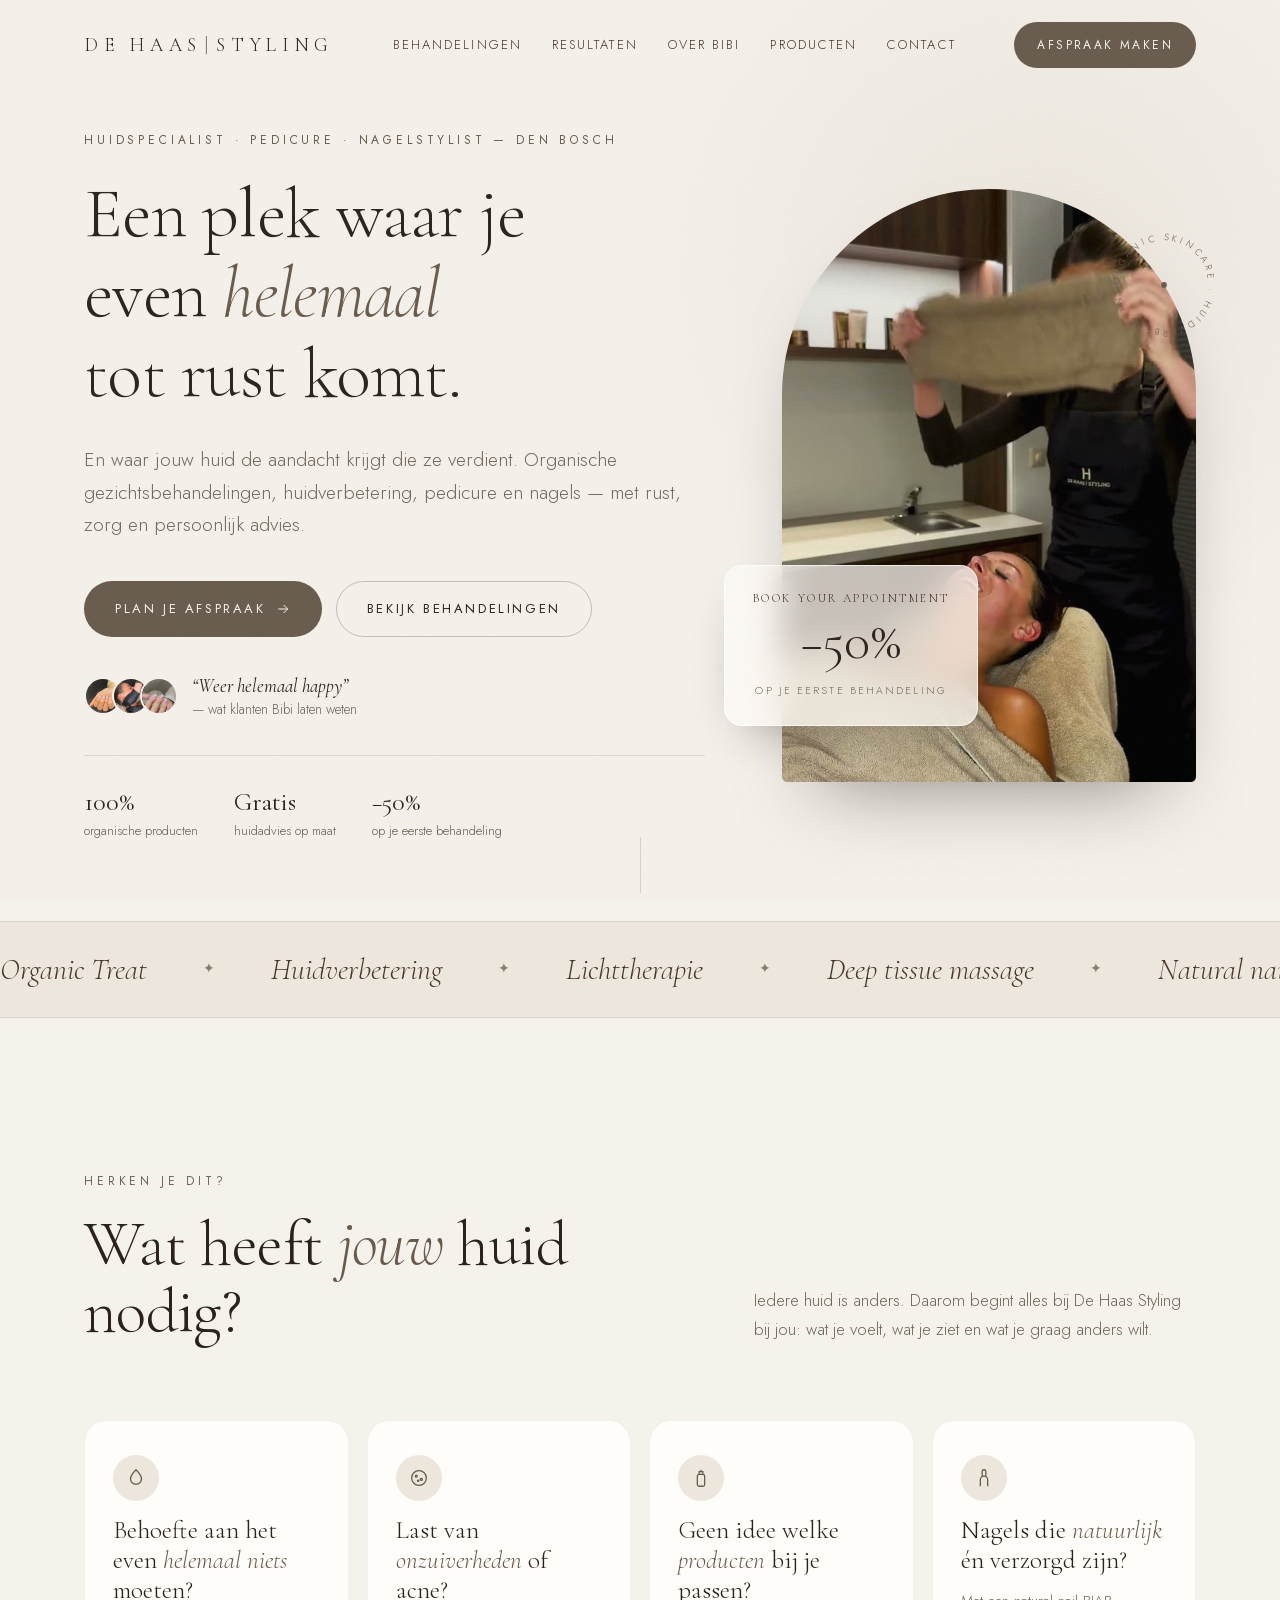
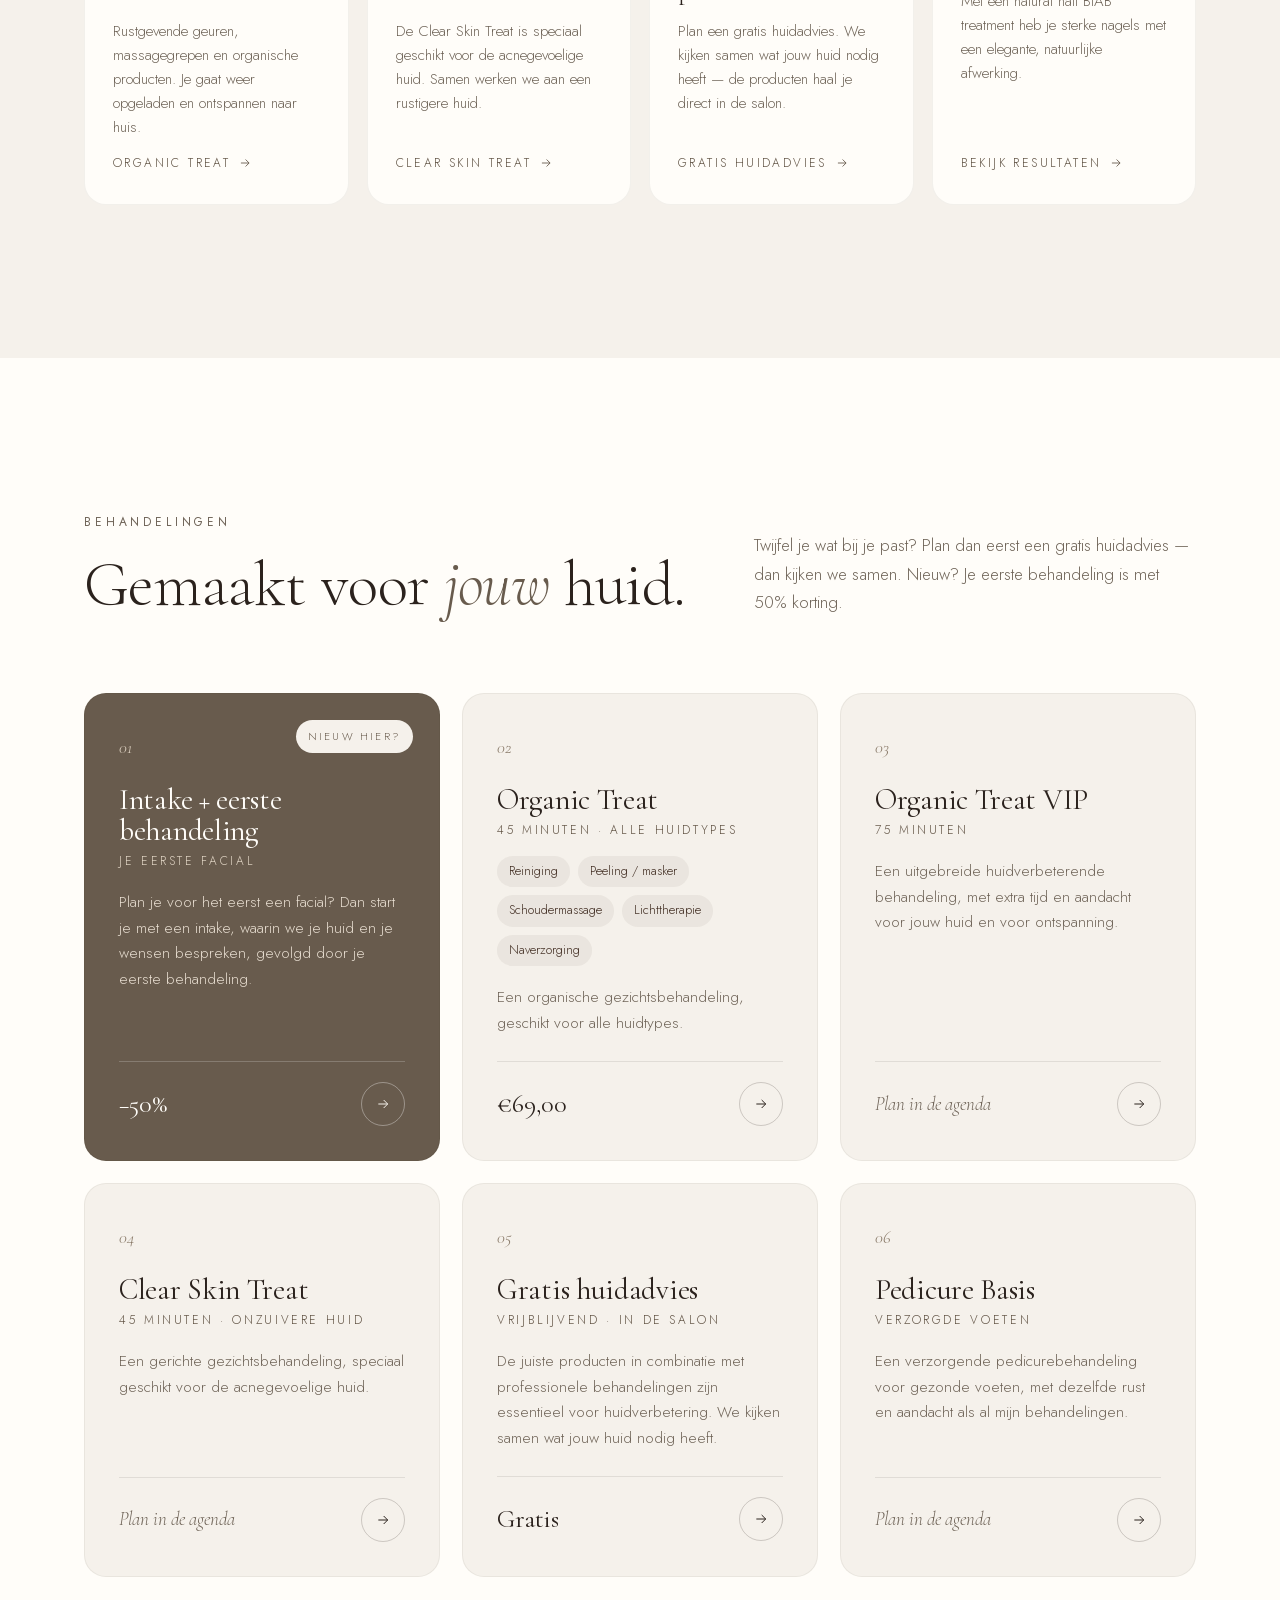
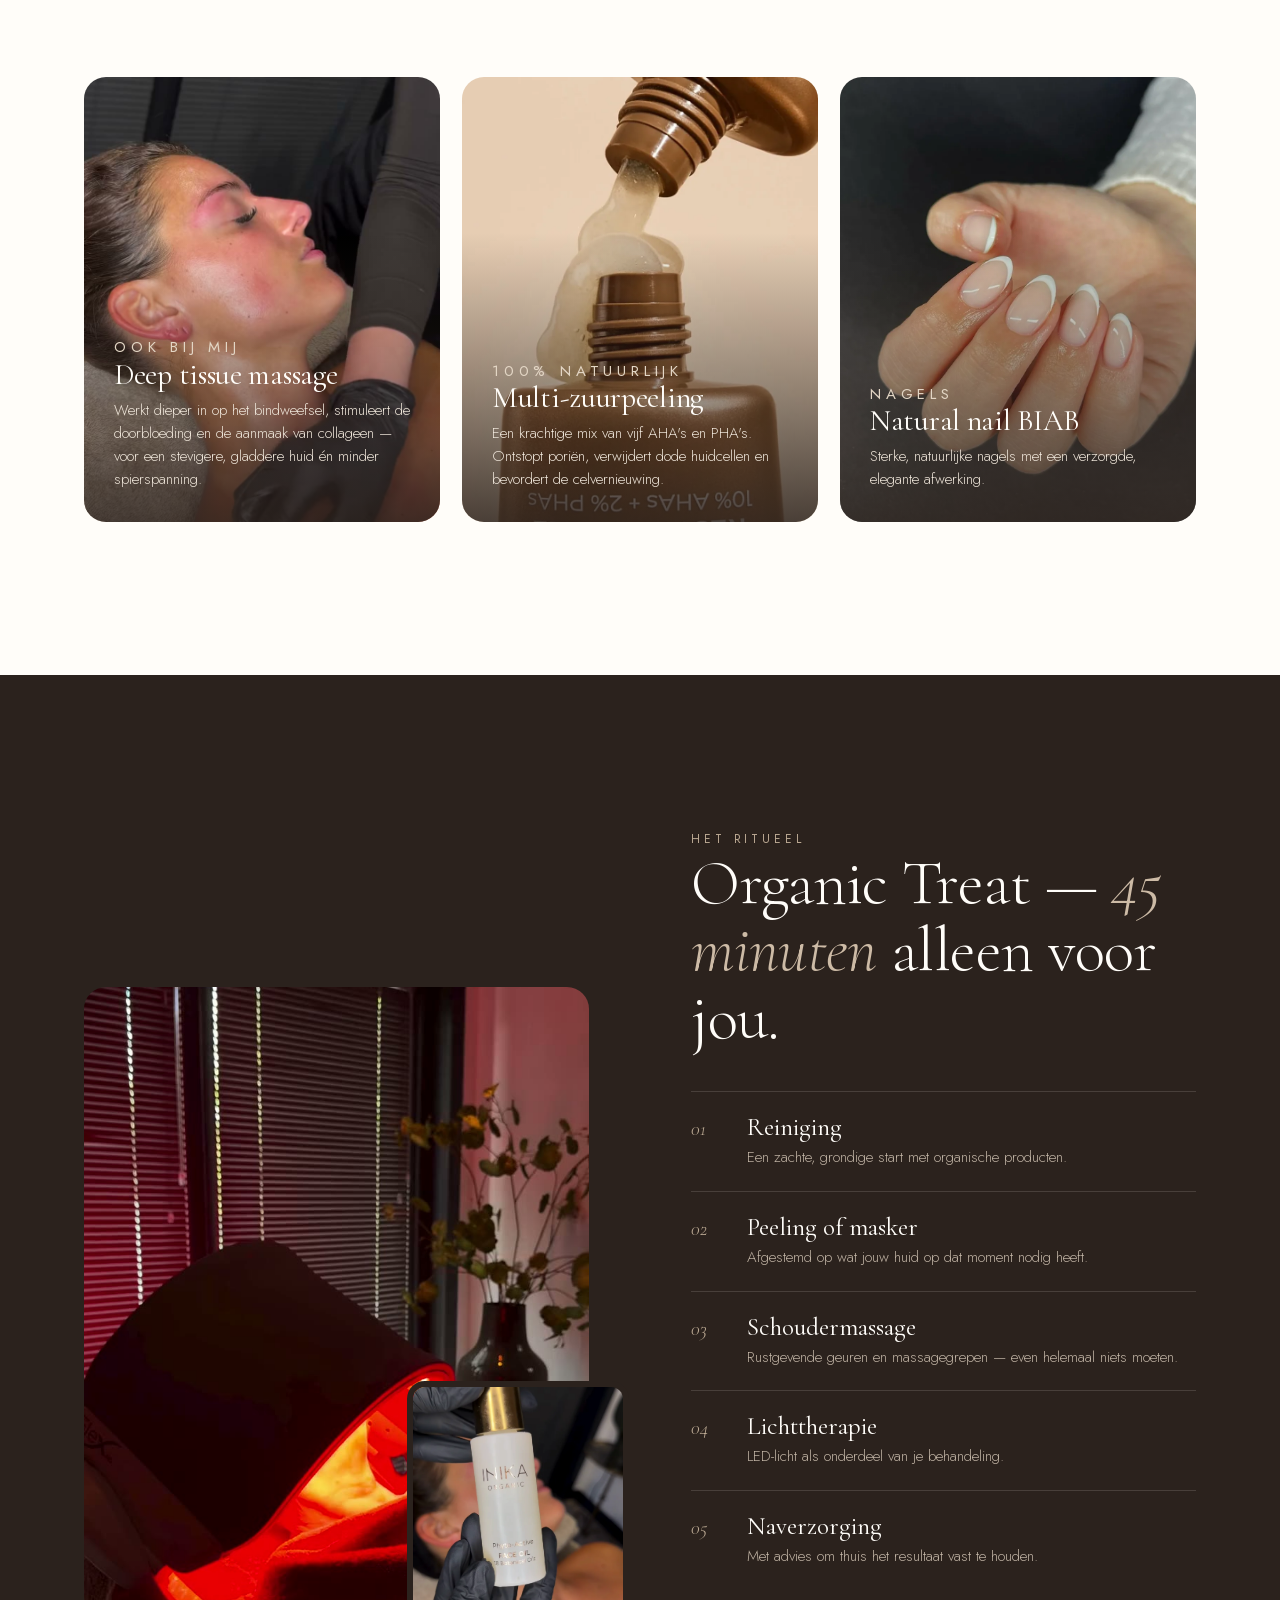
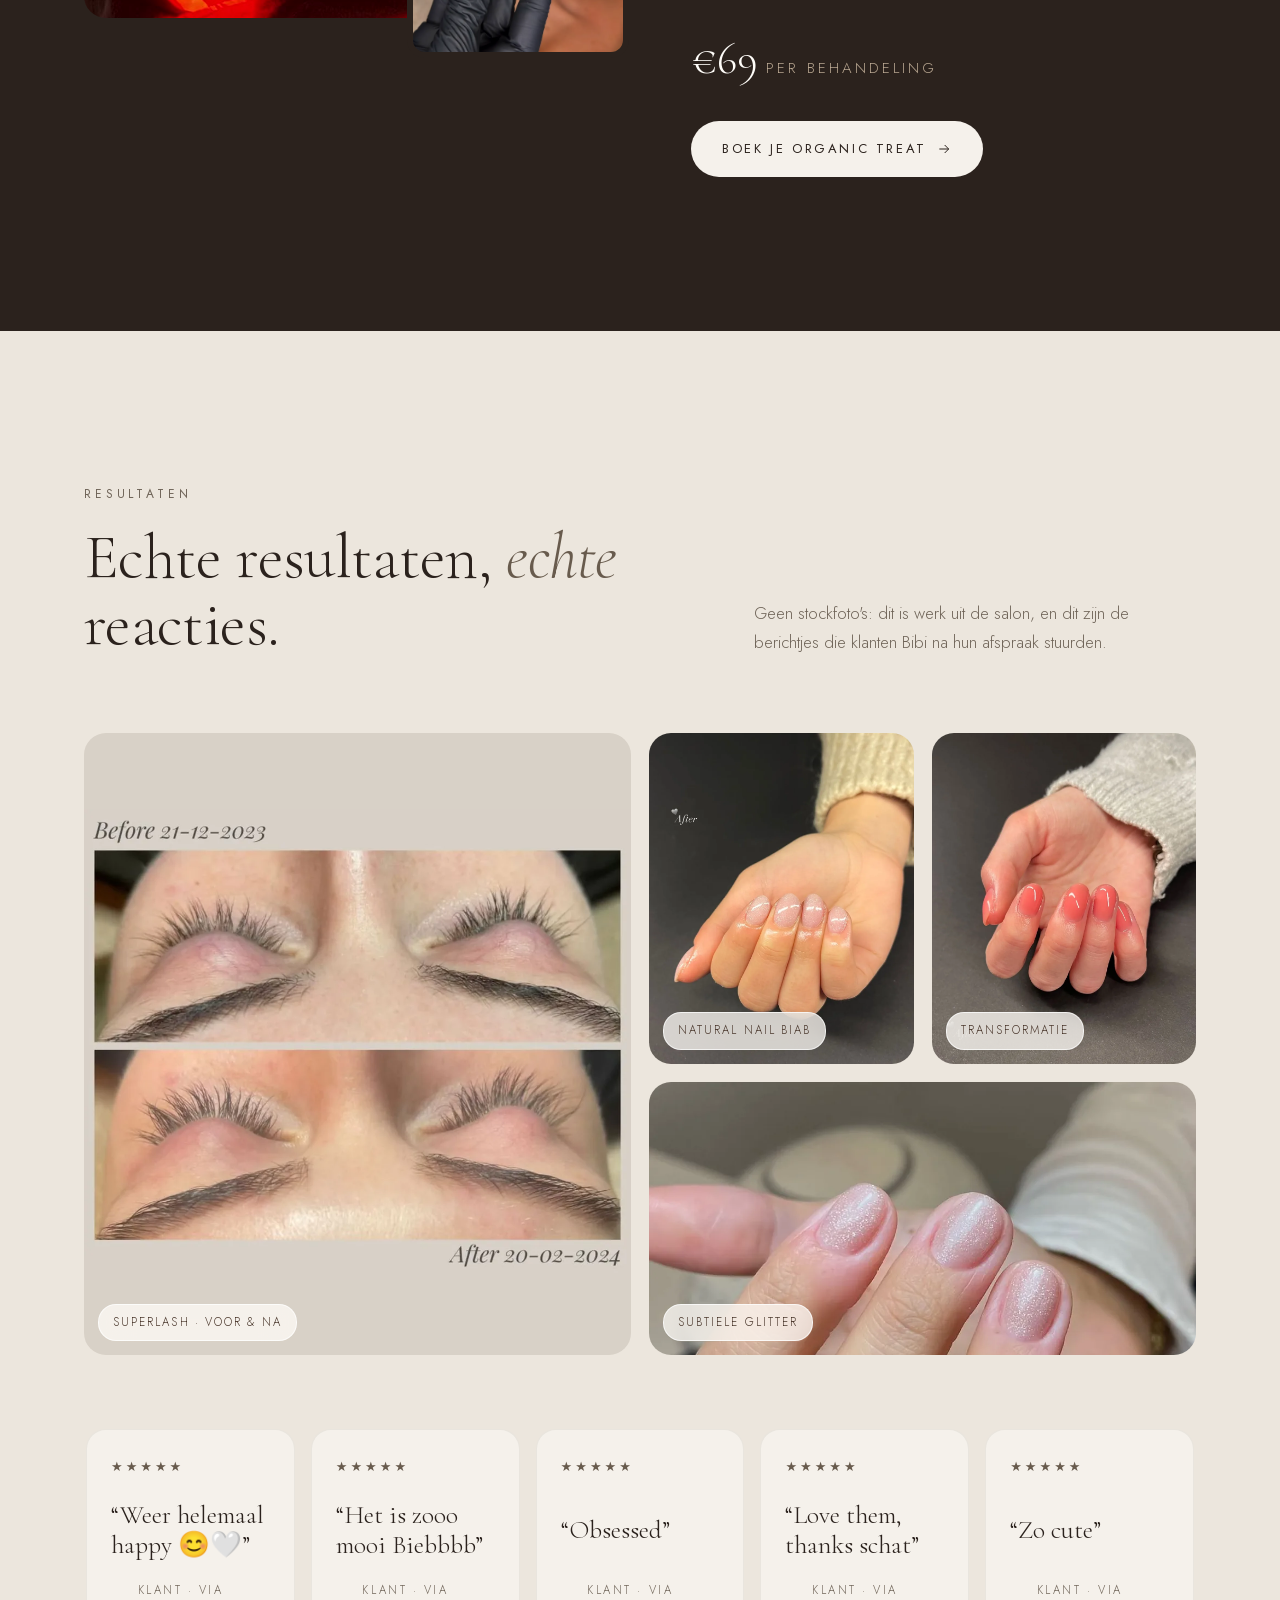
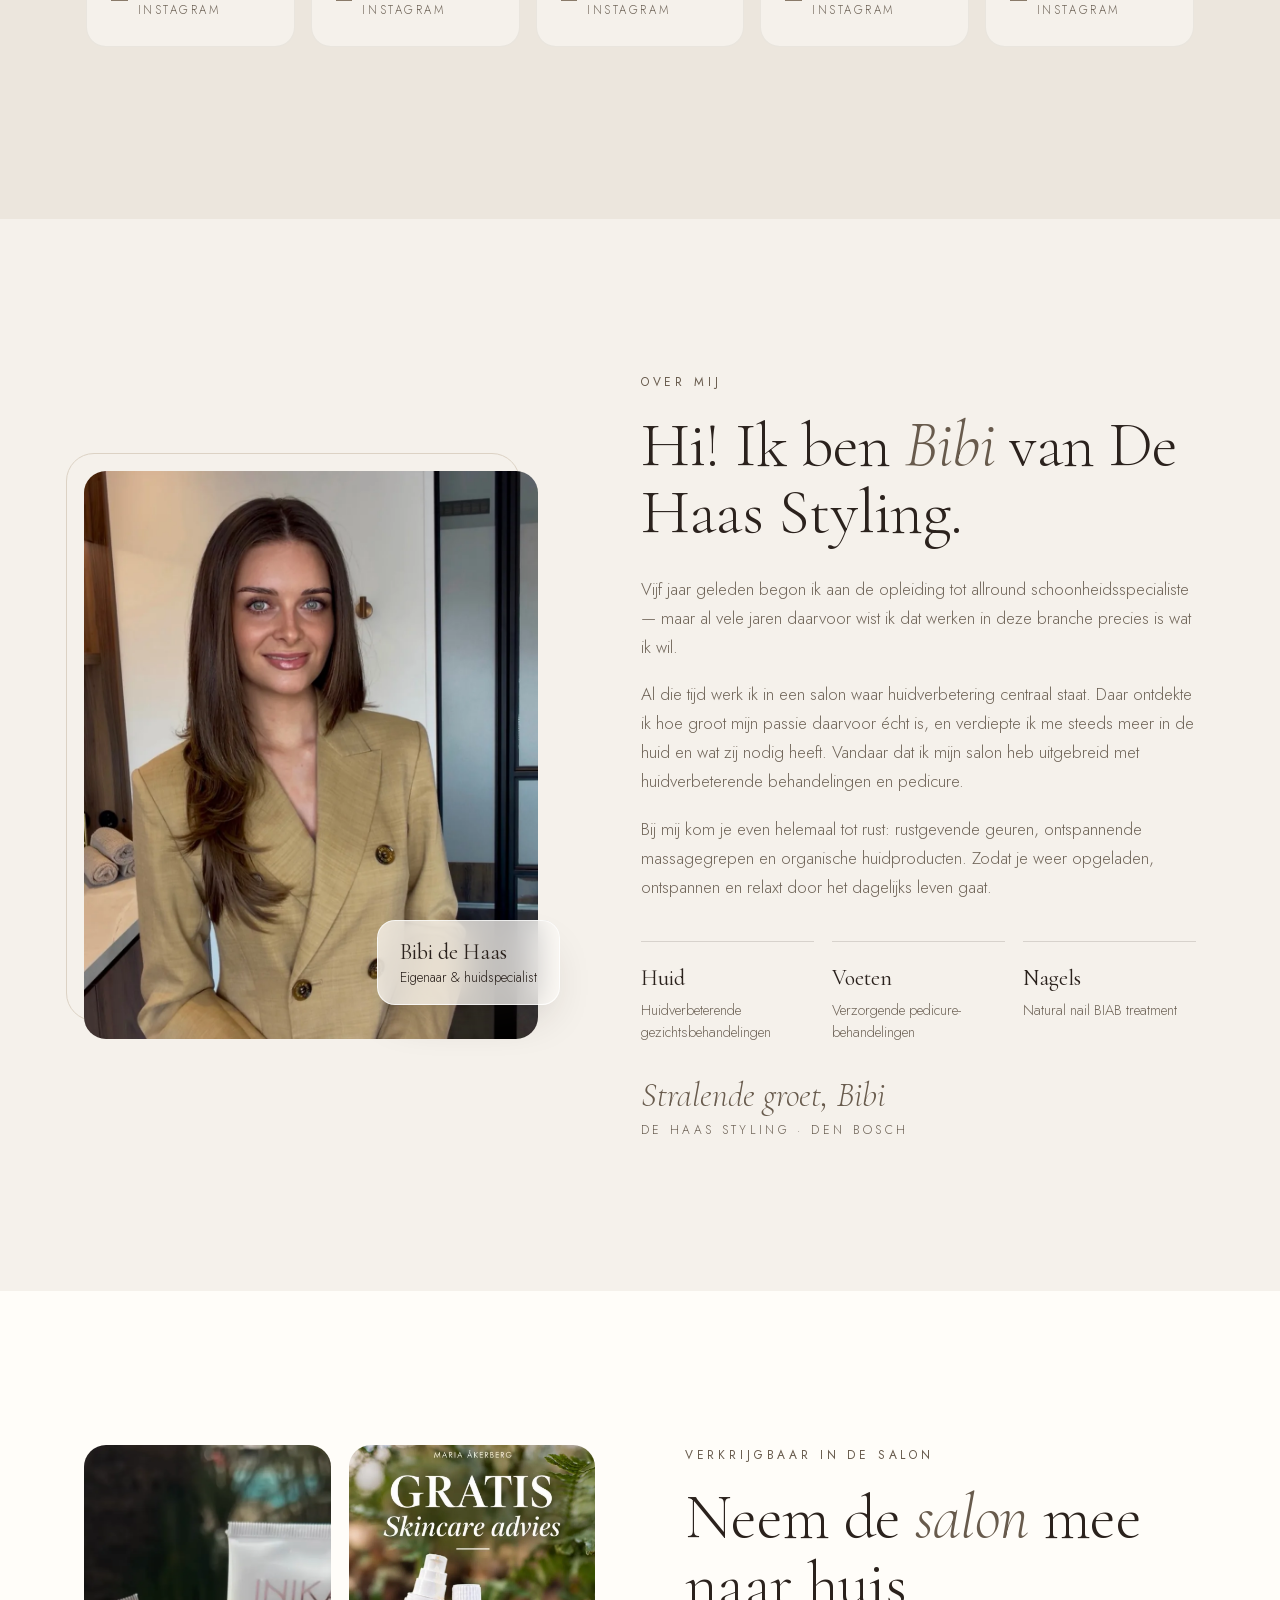
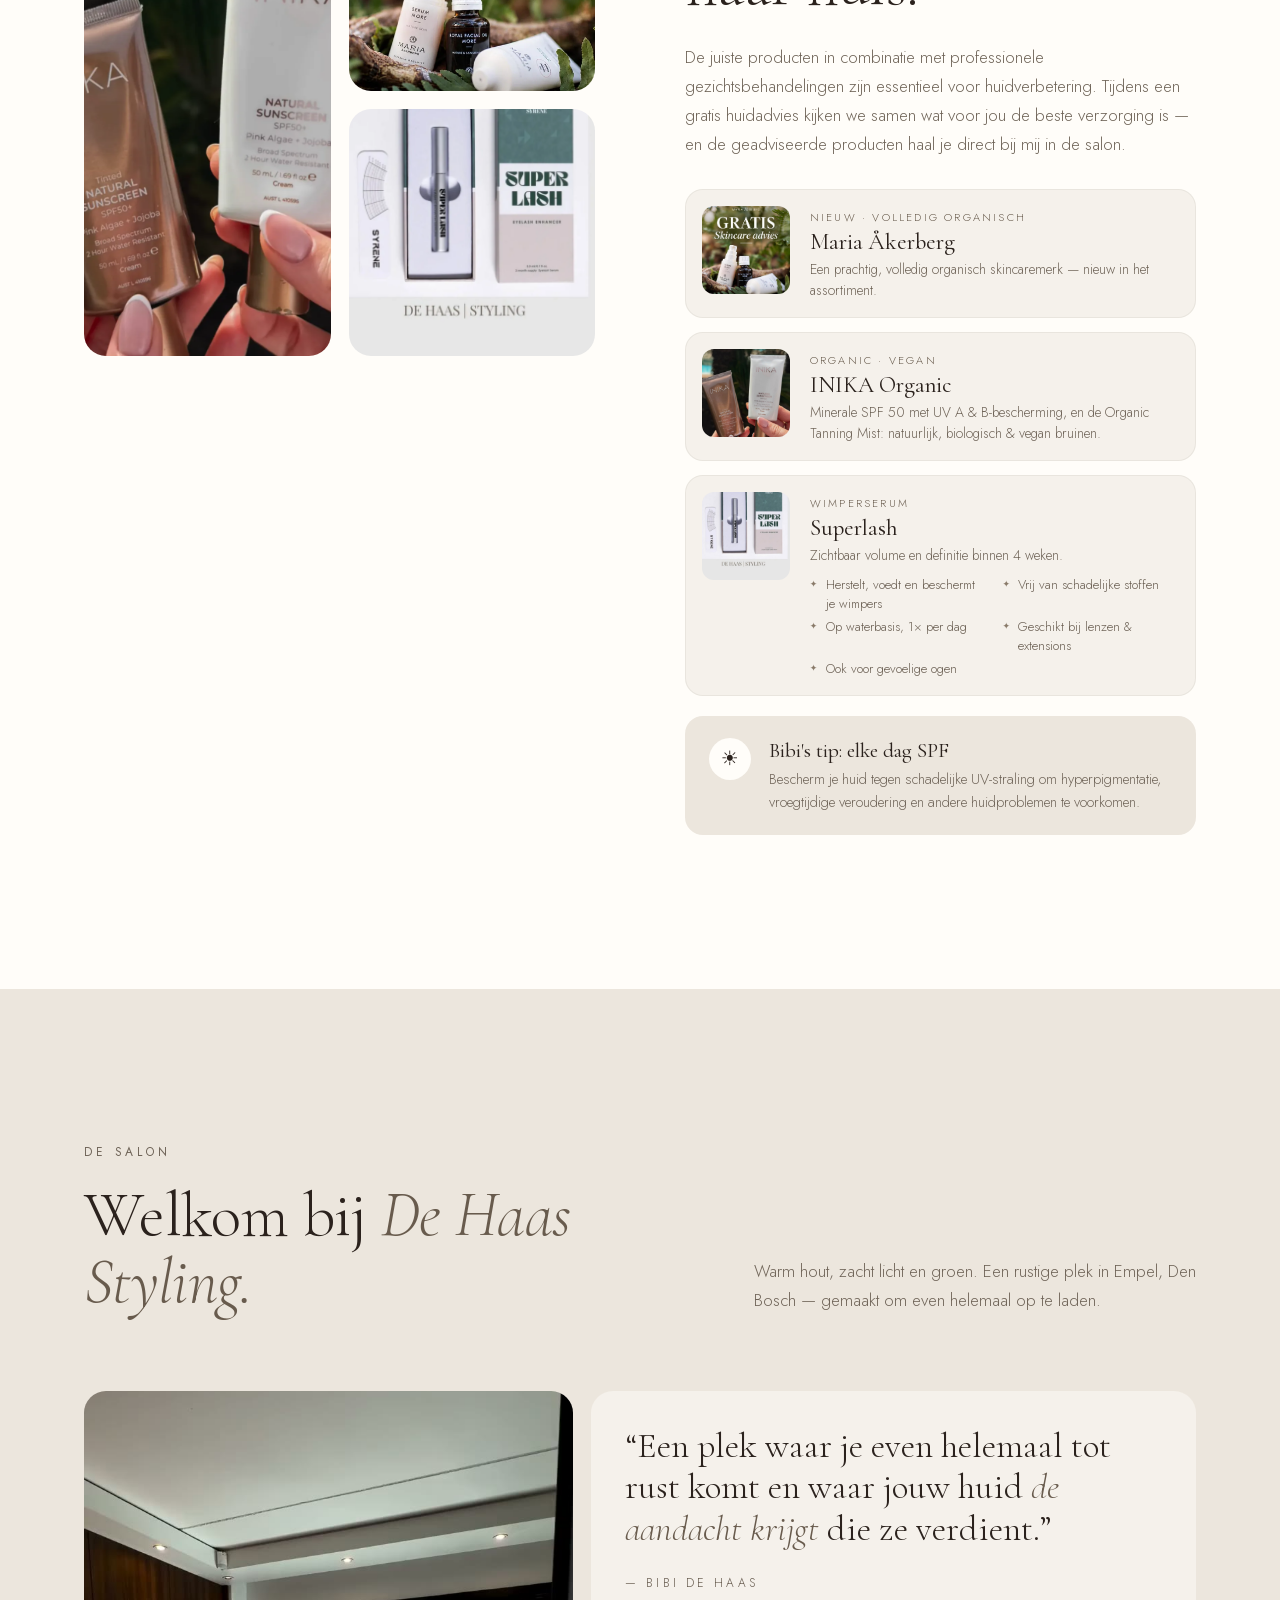
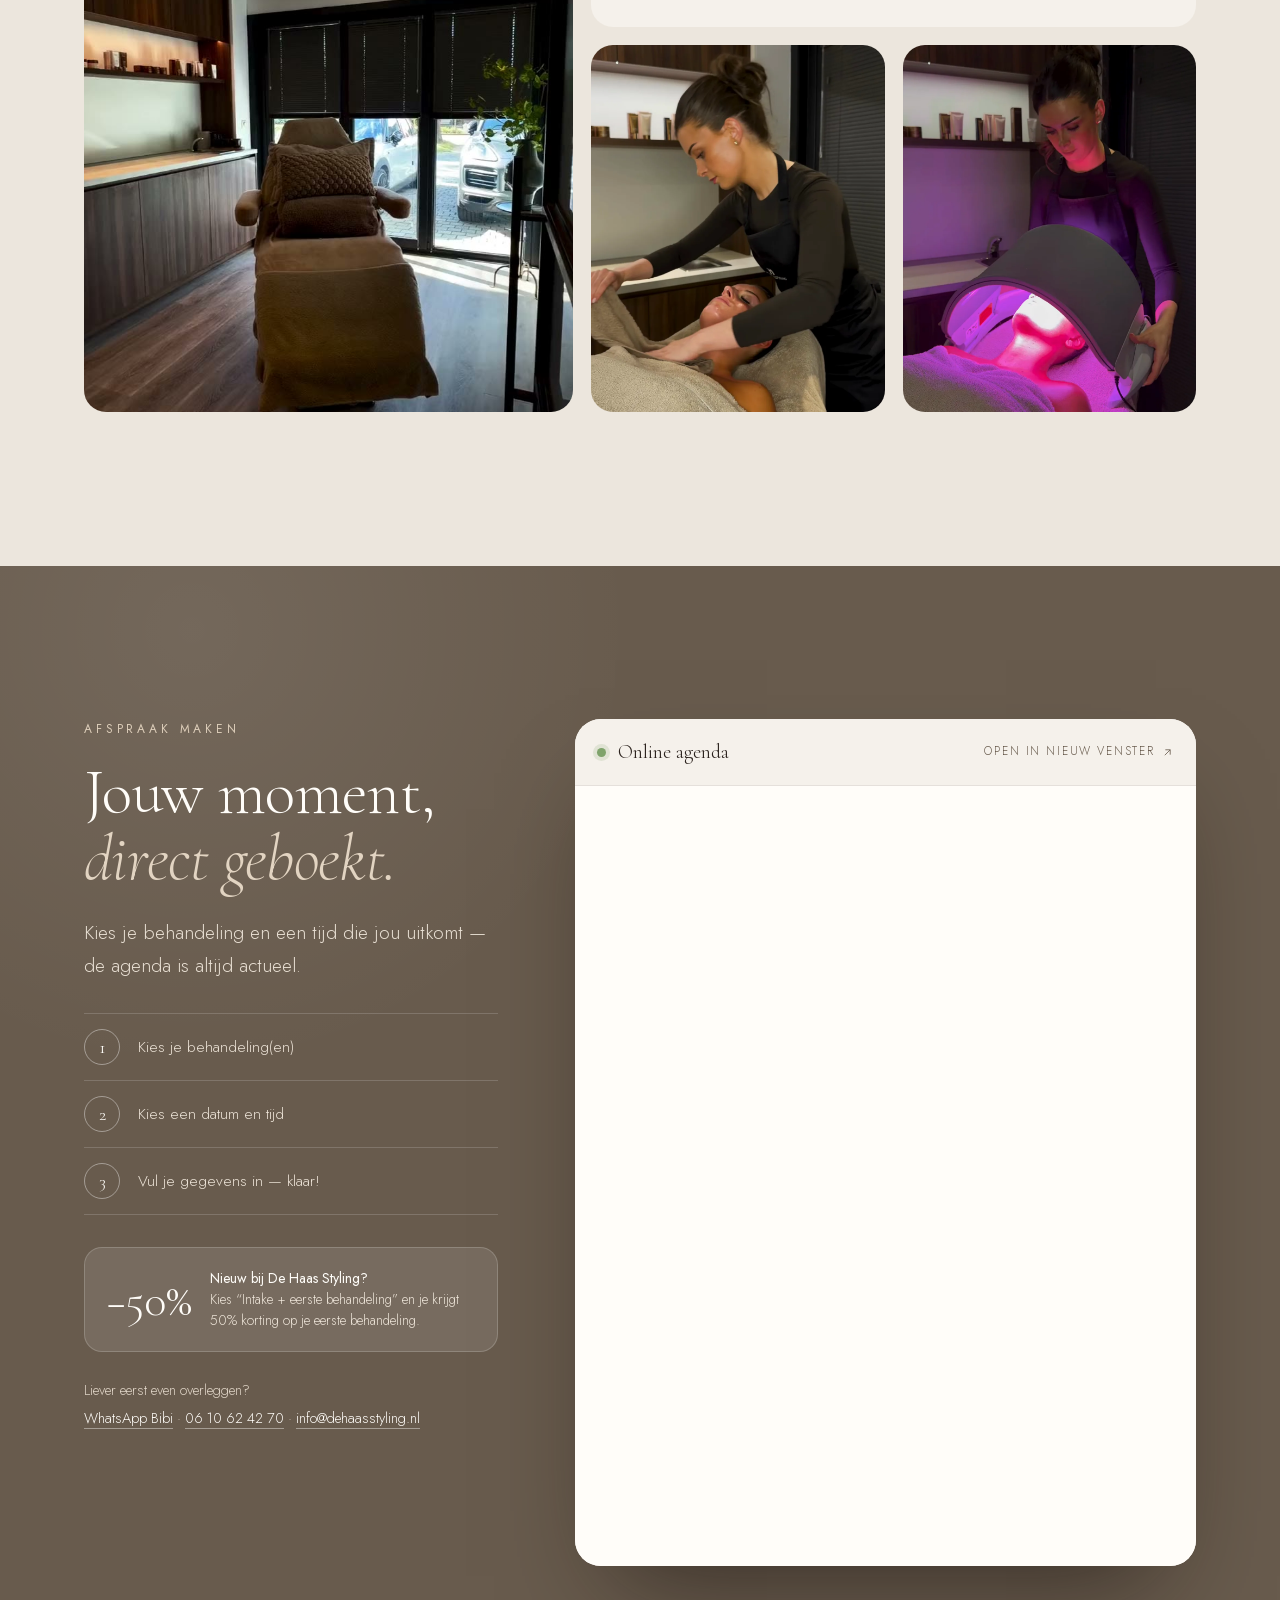
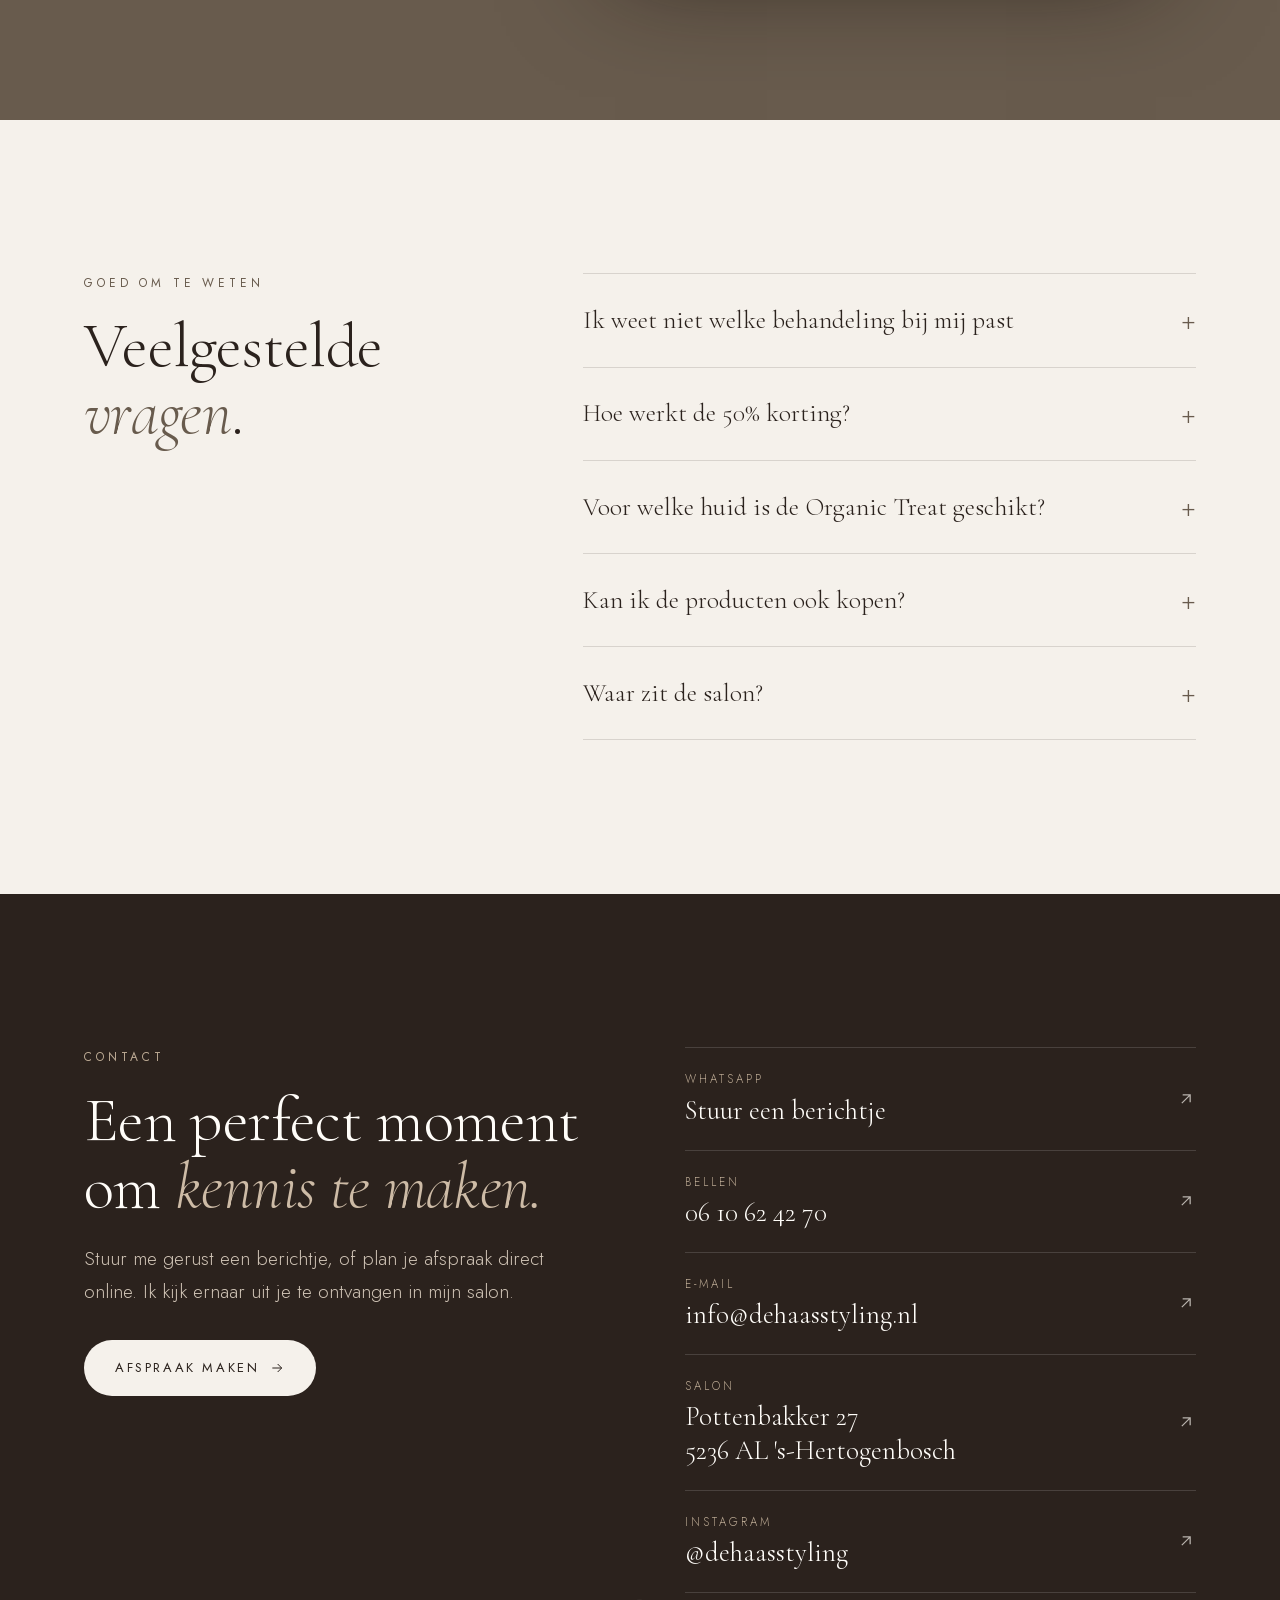
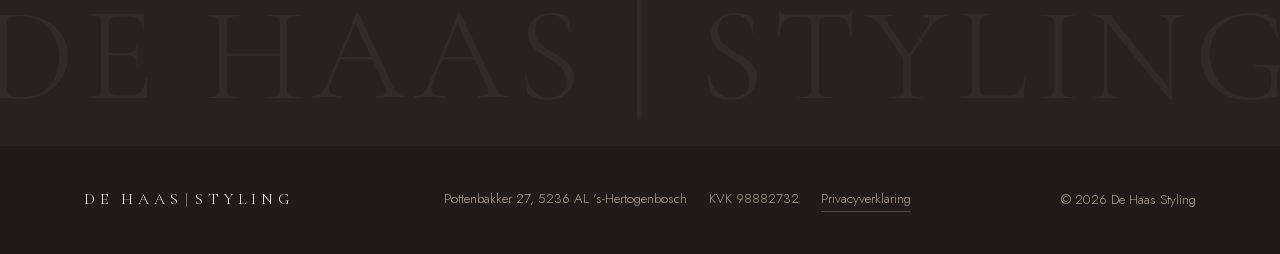
<file: index.html>
<!doctype html>
<html lang="nl">
<head>
<meta charset="utf-8">
<meta name="viewport" content="width=device-width, initial-scale=1">
<title>De Haas Styling — Huidspecialist, pedicure &amp; BIAB in Den Bosch (Empel)</title>
<meta name="description" content="De Haas Styling in Den Bosch (Empel): organische gezichtsbehandelingen, huidverbetering, pedicure en BIAB-nagels. Gratis huidadvies en 50% korting op je eerste behandeling. Direct online een afspraak maken.">
<meta name="robots" content="index, follow, max-image-preview:large, max-snippet:-1, max-video-preview:-1">
<link rel="canonical" href="https://dehaasstyling.nl/">
<link rel="alternate" hreflang="nl-NL" href="https://dehaasstyling.nl/">
<link rel="alternate" hreflang="x-default" href="https://dehaasstyling.nl/">
<meta name="author" content="Bibi de Haas">
<meta name="geo.region" content="NL-NB">
<meta name="geo.placename" content="'s-Hertogenbosch">
<meta property="og:type" content="website">
<meta property="og:site_name" content="De Haas Styling">
<meta property="og:locale" content="nl_NL">
<meta property="og:url" content="https://dehaasstyling.nl/">
<meta property="og:title" content="De Haas Styling — Een plek waar je even helemaal tot rust komt">
<meta property="og:description" content="Organische gezichtsbehandelingen, huidverbetering, pedicure en nagels in Den Bosch. −50% op je eerste behandeling.">
<meta property="og:image" content="https://dehaasstyling.nl/assets/img/og-image.jpg">
<meta property="og:image:secure_url" content="https://dehaasstyling.nl/assets/img/og-image.jpg">
<meta property="og:image:type" content="image/jpeg">
<meta property="og:image:width" content="1200">
<meta property="og:image:height" content="630">
<meta property="og:image:alt" content="Bibi de Haas geeft een gezichtsbehandeling in haar salon De Haas Styling">
<meta name="twitter:card" content="summary_large_image">
<meta name="twitter:title" content="De Haas Styling — Huidspecialist in Den Bosch">
<meta name="twitter:description" content="Organische gezichtsbehandelingen, huidverbetering, pedicure en BIAB. −50% op je eerste behandeling.">
<meta name="twitter:image" content="https://dehaasstyling.nl/assets/img/og-image.jpg">
<meta name="theme-color" content="#F5F1EB">
<meta name="format-detection" content="telephone=no">
<link rel="icon" href="favicon.ico" sizes="48x48">
<link rel="icon" href="favicon.svg" type="image/svg+xml">
<link rel="apple-touch-icon" href="apple-touch-icon.png">
<link rel="manifest" href="site.webmanifest">
<link rel="preload" href="assets/fonts/CormorantGaramond-normal-300-latin.woff2" as="font" type="font/woff2" crossorigin>
<link rel="preload" href="assets/img/hero-behandeling-poster.jpg" as="image" fetchpriority="high">
<link rel="stylesheet" href="assets/fonts.css">
<script type="application/ld+json">
{
 "@context": "https://schema.org",
 "@graph": [
  {
   "@type": "WebSite",
   "@id": "https://dehaasstyling.nl/#website",
   "url": "https://dehaasstyling.nl/",
   "name": "De Haas Styling",
   "inLanguage": "nl-NL",
   "publisher": {
    "@id": "https://dehaasstyling.nl/#salon"
   }
  },
  {
   "@type": "WebPage",
   "@id": "https://dehaasstyling.nl/#webpage",
   "url": "https://dehaasstyling.nl/",
   "name": "De Haas Styling — Huidspecialist, pedicure & BIAB in Den Bosch (Empel)",
   "description": "Organische gezichtsbehandelingen, huidverbetering, pedicure en BIAB-nagels in Den Bosch (Empel). Gratis huidadvies en 50% korting op je eerste behandeling.",
   "inLanguage": "nl-NL",
   "isPartOf": {
    "@id": "https://dehaasstyling.nl/#website"
   },
   "about": {
    "@id": "https://dehaasstyling.nl/#salon"
   },
   "primaryImageOfPage": {
    "@type": "ImageObject",
    "url": "https://dehaasstyling.nl/assets/img/og-image.jpg",
    "width": 1200,
    "height": 630
   },
   "significantLink": "https://dehaasstyling.mijnsalon.nl"
  },
  {
   "@type": [
    "BeautySalon",
    "HealthAndBeautyBusiness"
   ],
   "@id": "https://dehaasstyling.nl/#salon",
   "name": "De Haas Styling",
   "alternateName": "Beautysalon Bibi",
   "url": "https://dehaasstyling.nl/",
   "description": "Huidspecialist, pedicure specialist en nagelstylist in Empel, 's-Hertogenbosch. Organische gezichtsbehandelingen (Organic Treat, Clear Skin Treat), huidverbetering, lichttherapie, deep tissue massage, pedicure en natural nail BIAB.",
   "slogan": "Een plek waar je even helemaal tot rust komt.",
   "founder": {
    "@id": "https://dehaasstyling.nl/#bibi"
   },
   "telephone": "+31610624270",
   "email": "info@dehaasstyling.nl",
   "logo": {
    "@type": "ImageObject",
    "url": "https://dehaasstyling.nl/assets/img/icon-512.png",
    "width": 512,
    "height": 512
   },
   "image": [
    "https://dehaasstyling.nl/assets/img/og-image.jpg",
    "https://dehaasstyling.nl/assets/img/salon-ruimte.jpg",
    "https://dehaasstyling.nl/assets/img/bibi-behandeling.jpg",
    "https://dehaasstyling.nl/assets/img/bibi-portret.jpg"
   ],
   "address": {
    "@type": "PostalAddress",
    "streetAddress": "Pottenbakker 27",
    "postalCode": "5236 AL",
    "addressLocality": "'s-Hertogenbosch",
    "addressRegion": "Noord-Brabant",
    "addressCountry": "NL"
   },
   "hasMap": "https://www.google.com/maps/search/?api=1&query=Pottenbakker+27+5236+AL+%27s-Hertogenbosch",
   "areaServed": [
    {
     "@type": "City",
     "name": "'s-Hertogenbosch"
    },
    {
     "@type": "Place",
     "name": "Empel"
    },
    {
     "@type": "Place",
     "name": "Rosmalen"
    }
   ],
   "identifier": {
    "@type": "PropertyValue",
    "propertyID": "KVK",
    "value": "98882732"
   },
   "currenciesAccepted": "EUR",
   "knowsLanguage": "nl",
   "knowsAbout": [
    "huidverbetering",
    "organische huidverzorging",
    "gezichtsbehandeling",
    "acne",
    "lichttherapie",
    "pedicure",
    "BIAB",
    "deep tissue massage"
   ],
   "sameAs": [
    "https://www.instagram.com/dehaasstyling/"
   ],
   "potentialAction": {
    "@type": "ReserveAction",
    "name": "Afspraak maken",
    "target": {
     "@type": "EntryPoint",
     "urlTemplate": "https://dehaasstyling.mijnsalon.nl",
     "inLanguage": "nl-NL",
     "actionPlatform": [
      "https://schema.org/DesktopWebPlatform",
      "https://schema.org/MobileWebPlatform"
     ]
    }
   },
   "hasOfferCatalog": {
    "@type": "OfferCatalog",
    "name": "Behandelingen",
    "itemListElement": [
     {
      "@type": "Offer",
      "itemOffered": {
       "@type": "Service",
       "name": "Intake + eerste behandeling",
       "description": "Intake waarin huid en wensen worden besproken, gevolgd door de eerste gezichtsbehandeling. Nieuwe klanten krijgen 50% korting op hun eerste behandeling.",
       "provider": {
        "@id": "https://dehaasstyling.nl/#salon"
       },
       "areaServed": {
        "@type": "City",
        "name": "'s-Hertogenbosch"
       }
      }
     },
     {
      "@type": "Offer",
      "itemOffered": {
       "@type": "Service",
       "name": "Organic Treat",
       "description": "Organische gezichtsbehandeling van 45 minuten voor alle huidtypes: reiniging, peeling/masker, schoudermassage, lichttherapie en naverzorging.",
       "provider": {
        "@id": "https://dehaasstyling.nl/#salon"
       },
       "areaServed": {
        "@type": "City",
        "name": "'s-Hertogenbosch"
       }
      },
      "price": "69.00",
      "priceCurrency": "EUR"
     },
     {
      "@type": "Offer",
      "itemOffered": {
       "@type": "Service",
       "name": "Organic Treat VIP",
       "description": "Uitgebreide huidverbeterende gezichtsbehandeling van 75 minuten.",
       "provider": {
        "@id": "https://dehaasstyling.nl/#salon"
       },
       "areaServed": {
        "@type": "City",
        "name": "'s-Hertogenbosch"
       }
      }
     },
     {
      "@type": "Offer",
      "itemOffered": {
       "@type": "Service",
       "name": "Clear Skin Treat",
       "description": "Gerichte gezichtsbehandeling van 45 minuten voor de acnegevoelige, onzuivere huid.",
       "provider": {
        "@id": "https://dehaasstyling.nl/#salon"
       },
       "areaServed": {
        "@type": "City",
        "name": "'s-Hertogenbosch"
       }
      }
     },
     {
      "@type": "Offer",
      "itemOffered": {
       "@type": "Service",
       "name": "Gratis huidadvies",
       "description": "Vrijblijvend huidadvies in de salon.",
       "provider": {
        "@id": "https://dehaasstyling.nl/#salon"
       },
       "areaServed": {
        "@type": "City",
        "name": "'s-Hertogenbosch"
       }
      },
      "price": "0",
      "priceCurrency": "EUR"
     },
     {
      "@type": "Offer",
      "itemOffered": {
       "@type": "Service",
       "name": "Pedicure Basis",
       "description": "Verzorgende pedicurebehandeling.",
       "provider": {
        "@id": "https://dehaasstyling.nl/#salon"
       },
       "areaServed": {
        "@type": "City",
        "name": "'s-Hertogenbosch"
       }
      }
     },
     {
      "@type": "Offer",
      "itemOffered": {
       "@type": "Service",
       "name": "Deep tissue massage",
       "description": "Massage die dieper inwerkt op het bindweefsel en de doorbloeding stimuleert.",
       "provider": {
        "@id": "https://dehaasstyling.nl/#salon"
       },
       "areaServed": {
        "@type": "City",
        "name": "'s-Hertogenbosch"
       }
      }
     },
     {
      "@type": "Offer",
      "itemOffered": {
       "@type": "Service",
       "name": "Multi-zuurpeeling",
       "description": "Natuurlijke peeling met vijf AHA's en PHA's.",
       "provider": {
        "@id": "https://dehaasstyling.nl/#salon"
       },
       "areaServed": {
        "@type": "City",
        "name": "'s-Hertogenbosch"
       }
      }
     },
     {
      "@type": "Offer",
      "itemOffered": {
       "@type": "Service",
       "name": "Natural nail BIAB",
       "description": "BIAB-behandeling voor sterke, natuurlijke nagels.",
       "provider": {
        "@id": "https://dehaasstyling.nl/#salon"
       },
       "areaServed": {
        "@type": "City",
        "name": "'s-Hertogenbosch"
       }
      }
     }
    ]
   }
  },
  {
   "@type": "Person",
   "@id": "https://dehaasstyling.nl/#bibi",
   "name": "Bibi de Haas",
   "jobTitle": "Huidspecialist en eigenaar",
   "worksFor": {
    "@id": "https://dehaasstyling.nl/#salon"
   },
   "image": "https://dehaasstyling.nl/assets/img/bibi-portret.jpg",
   "sameAs": [
    "https://www.instagram.com/dehaasstyling/"
   ]
  },
  {
   "@type": "FAQPage",
   "@id": "https://dehaasstyling.nl/#faq",
   "mainEntity": [
    {
     "@type": "Question",
     "name": "Ik weet niet welke behandeling bij mij past",
     "acceptedAnswer": {
      "@type": "Answer",
      "text": "Geen probleem! Plan een gratis huidadvies in de agenda, of stuur Bibi een berichtje. Samen kijken we wat jouw huid nodig heeft."
     }
    },
    {
     "@type": "Question",
     "name": "Hoe werkt de 50% korting?",
     "acceptedAnswer": {
      "@type": "Answer",
      "text": "Kom je voor het eerst voor een facial? Kies dan “Intake + eerste behandeling” in de agenda. Je krijgt 50% korting op je eerste behandeling."
     }
    },
    {
     "@type": "Question",
     "name": "Voor welke huid is de Organic Treat geschikt?",
     "acceptedAnswer": {
      "@type": "Answer",
      "text": "De Organic Treat (45 min, €69) is geschikt voor alle huidtypes. Heb je een acnegevoelige huid? Dan is de Clear Skin Treat speciaal voor jou."
     }
    },
    {
     "@type": "Question",
     "name": "Kan ik de producten ook kopen?",
     "acceptedAnswer": {
      "@type": "Answer",
      "text": "Ja. De producten die Bibi adviseert — zoals Maria Åkerberg, INIKA Organic en Superlash — zijn direct in de salon verkrijgbaar."
     }
    },
    {
     "@type": "Question",
     "name": "Waar zit de salon?",
     "acceptedAnswer": {
      "@type": "Answer",
      "text": "Op Pottenbakker 27, 5236 AL 's-Hertogenbosch (Empel). Bekijk de route."
     }
    }
   ]
  }
 ]
}
</script>
<style>
:root{
  --cream:#F5F1EB; --sand:#ECE6DD; --linen:#DCD2C4; --taupe:#685B4D; --taupe-2:#8A7B6A;
  --espresso:#2B221D; --walnut:#4A372C; --sage:#7A836B; --white:#FFFDF9;
  --ink:#2B221D; --muted:#6F6458;
  --serif:"Cormorant Garamond", "Times New Roman", serif;
  --sans:"Jost", system-ui, -apple-system, sans-serif;
  --radius:22px; --ease:cubic-bezier(.2,.7,.2,1);
  --gutter:clamp(20px,5vw,72px); --max:1240px;
}
*{box-sizing:border-box;margin:0;padding:0}
html{scroll-behavior:smooth;-webkit-text-size-adjust:100%;scroll-padding-top:80px}
body{background:var(--cream);color:var(--ink);font-family:var(--sans);font-weight:300;font-size:17px;line-height:1.7;overflow-x:hidden;-webkit-font-smoothing:antialiased}
body::after{content:"";position:fixed;inset:0;pointer-events:none;z-index:100;opacity:.05;
  background-image:url("data:image/svg+xml,%3Csvg xmlns='http://www.w3.org/2000/svg' width='160' height='160'%3E%3Cfilter id='n'%3E%3CfeTurbulence type='fractalNoise' baseFrequency='.9' numOctaves='3' stitchTiles='stitch'/%3E%3C/filter%3E%3Crect width='100%25' height='100%25' filter='url(%23n)'/%3E%3C/svg%3E")}
img,video,iframe{display:block;max-width:100%}
img{height:auto}
a{color:inherit;text-decoration:none}
::selection{background:var(--taupe);color:var(--cream)}
:focus-visible{outline:2px solid var(--taupe);outline-offset:3px;border-radius:6px}
.wrap{max-width:var(--max);margin:0 auto;padding:0 var(--gutter)}
.skip{position:absolute;left:-999px;top:8px;z-index:200;background:var(--espresso);color:var(--cream);padding:10px 16px;border-radius:8px}
.skip:focus{left:8px}

/* ---------- type ---------- */
.eyebrow{font-family:var(--sans);font-size:12px;font-weight:400;letter-spacing:.32em;text-transform:uppercase;color:var(--taupe)}
h1,h2,h3{font-family:var(--serif);font-weight:300;line-height:1.05;letter-spacing:-.01em;color:var(--espresso)}
h1{font-size:clamp(44px,5.6vw,86px)}
h2{font-size:clamp(38px,5vw,68px)}
h3{font-size:clamp(25px,2.3vw,31px);font-weight:400}
em{font-style:italic;font-family:var(--serif)}
h1 em,h2 em{color:var(--taupe)}
.lead{font-size:clamp(18px,1.5vw,20px);color:var(--muted);max-width:34em}
.caps{font-family:var(--serif);text-transform:uppercase;letter-spacing:.24em}

/* ---------- buttons ---------- */
.btn{display:inline-flex;align-items:center;gap:.7em;padding:16px 30px;border-radius:999px;font-family:var(--sans);font-size:13px;font-weight:400;letter-spacing:.2em;text-transform:uppercase;transition:all .4s var(--ease);cursor:pointer;border:1px solid transparent;white-space:nowrap}
.btn-dark{background:var(--taupe);color:var(--cream)}
.btn-dark:hover{background:var(--espresso);transform:translateY(-2px);box-shadow:0 14px 30px -12px rgba(43,34,29,.5)}
.btn-line{border-color:rgba(43,34,29,.25);color:var(--espresso)}
.btn-line:hover{border-color:var(--espresso);background:var(--espresso);color:var(--cream)}
.btn svg{width:16px;height:16px;transition:transform .4s var(--ease)}
.btn:hover svg{transform:translateX(4px)}

/* ---------- nav ---------- */
.nav{position:fixed;top:0;left:0;right:0;z-index:50;transition:background .5s,box-shadow .5s,padding .5s;padding:22px 0}
.nav.scrolled{background:rgba(245,241,235,.88);backdrop-filter:blur(14px);-webkit-backdrop-filter:blur(14px);box-shadow:0 1px 0 rgba(43,34,29,.08);padding:12px 0}
.nav .wrap{display:flex;align-items:center;justify-content:space-between;gap:24px}
.logo{font-family:var(--serif);font-size:19px;letter-spacing:.3em;text-transform:uppercase;color:var(--espresso);white-space:nowrap}
.logo span{color:var(--taupe-2);margin:0 .15em;font-weight:300}
.nav-links{display:flex;gap:30px;list-style:none;font-size:13px;letter-spacing:.16em;text-transform:uppercase}
.nav-links a{position:relative;padding:4px 0;color:var(--walnut)}
.nav-links a::after{content:"";position:absolute;left:0;right:100%;bottom:0;height:1px;background:currentColor;transition:right .4s var(--ease)}
.nav-links a:hover::after{right:0}
.nav .btn{padding:12px 22px;font-size:12px}
.burger{display:none;background:none;border:0;width:44px;height:44px;cursor:pointer;position:relative}
.burger span{position:absolute;left:10px;right:10px;height:1px;background:var(--espresso);transition:all .4s var(--ease)}
.burger span:nth-child(1){top:17px}.burger span:nth-child(2){top:26px}
.menu-open .burger span:nth-child(1){top:21px;transform:rotate(45deg)}
.menu-open .burger span:nth-child(2){top:21px;transform:rotate(-45deg)}
.mobile-menu{position:fixed;inset:0;z-index:45;background:var(--cream);display:flex;flex-direction:column;justify-content:center;padding:0 32px;gap:8px;opacity:0;visibility:hidden;transition:all .5s var(--ease)}
.menu-open .mobile-menu{opacity:1;visibility:visible}
.mobile-menu a{font-family:var(--serif);font-size:42px;font-weight:300;color:var(--espresso)}
.mobile-menu a em{color:var(--taupe)}
.mobile-menu .meta{margin-top:28px;font-size:15px;color:var(--muted);line-height:2}

/* ---------- ATTENTION: hero ---------- */
.hero{position:relative;min-height:100vh;min-height:100svh;display:flex;align-items:center;padding:130px 0 80px;overflow:hidden}
.hero::before{content:"";position:absolute;right:-12vw;top:-10vw;width:62vw;height:62vw;border-radius:50%;background:radial-gradient(circle,var(--sand) 0%,rgba(236,230,221,0) 70%);z-index:-1}
.hero .wrap{display:grid;grid-template-columns:1.2fr .8fr;gap:clamp(40px,6vw,96px);align-items:center;width:100%}
.hero h1{margin:26px 0 28px}
.hero h1 .line{display:block;overflow:hidden;white-space:nowrap;padding-bottom:.06em}
.hero h1 .line>span{display:inline-block;transform:translateY(105%);animation:rise 1.2s var(--ease) forwards}
.hero h1 .line:nth-child(2)>span{animation-delay:.12s}
.hero h1 .line:nth-child(3)>span{animation-delay:.24s}
@keyframes rise{to{transform:none}}
.hero .lead{margin-bottom:40px}
.hero-ctas{display:flex;gap:14px;flex-wrap:wrap;align-items:center}
.proof{display:flex;align-items:center;gap:14px;margin-top:36px;font-size:14px;color:var(--muted);line-height:1.4}
.proof .faces{display:flex;flex:none}
.proof .faces img{width:38px;height:38px;border-radius:50%;object-fit:cover;border:2px solid var(--cream);margin-left:-10px}
.proof .faces img:first-child{margin-left:0}
.proof b{font-family:var(--serif);font-style:italic;font-weight:400;font-size:19px;color:var(--espresso)}
.hero-meta{display:flex;gap:36px;margin-top:36px;padding-top:26px;border-top:1px solid rgba(43,34,29,.12);flex-wrap:wrap}
.hero-meta div{font-size:13px;color:var(--muted);line-height:1.5}
.hero-meta strong{display:block;font-family:var(--serif);font-weight:400;font-size:26px;color:var(--espresso)}
.arch{position:relative;justify-self:end;width:min(100%,460px)}
.arch-frame{aspect-ratio:3/4.3;border-radius:999px 999px 26px 26px;overflow:hidden;background:var(--linen);box-shadow:0 40px 80px -40px rgba(43,34,29,.55);transform:translateY(30px);opacity:0;animation:fadeup 1.4s .3s var(--ease) forwards}
.arch-frame video{width:100%;height:100%;object-fit:cover}
@keyframes fadeup{to{transform:none;opacity:1}}
.glass{background:rgba(255,253,249,.74);backdrop-filter:blur(16px) saturate(1.2);-webkit-backdrop-filter:blur(16px) saturate(1.2);border:1px solid rgba(255,255,255,.7);border-radius:18px;box-shadow:0 20px 50px -24px rgba(43,34,29,.45)}
.offer{position:absolute;left:-58px;bottom:56px;padding:22px 28px;text-align:center;opacity:0;animation:fadeup 1.2s 1s var(--ease) forwards}
.offer .caps{font-size:12px;letter-spacing:.2em;color:var(--walnut)}
.offer .big{font-family:var(--serif);font-size:54px;line-height:1;margin:6px 0;color:var(--espresso);font-weight:300}
.offer small{font-size:10.5px;letter-spacing:.2em;text-transform:uppercase;color:var(--muted)}
.stamp{position:absolute;right:-26px;top:38px;width:116px;height:116px;animation:spin 24s linear infinite}
.stamp text{font-family:var(--sans);font-size:9.6px;letter-spacing:3.2px;text-transform:uppercase;fill:var(--taupe)}
@keyframes spin{to{transform:rotate(360deg)}}
.scroll-cue{position:absolute;left:50%;bottom:28px;transform:translateX(-50%);width:1px;height:56px;background:rgba(43,34,29,.15);overflow:hidden}
.scroll-cue::after{content:"";position:absolute;left:0;top:-50%;width:1px;height:50%;background:var(--taupe);animation:cue 2.4s var(--ease) infinite}
@keyframes cue{to{top:100%}}

/* marquee */
.marquee{border-top:1px solid rgba(43,34,29,.1);border-bottom:1px solid rgba(43,34,29,.1);padding:22px 0;overflow:hidden;background:var(--sand)}
.marquee-track{display:flex;gap:56px;width:max-content;animation:marq 42s linear infinite}
.marquee span{font-family:var(--serif);font-size:clamp(22px,2.4vw,30px);font-style:italic;color:var(--walnut);white-space:nowrap;display:flex;align-items:center;gap:56px}
.marquee span::after{content:"✦";font-style:normal;font-size:14px;color:var(--taupe-2)}
@keyframes marq{to{transform:translateX(-50%)}}

/* ---------- sections ---------- */
section{position:relative}
.pad{padding:clamp(90px,12vw,160px) 0}
.sec-head{display:flex;justify-content:space-between;align-items:flex-end;gap:40px;margin-bottom:clamp(48px,6vw,76px);flex-wrap:wrap}
.sec-head>div{flex:1 1 520px}
.sec-head h2{margin-top:18px;max-width:13em}
.sec-head p{max-width:26em;color:var(--muted)}

/* ---------- INTEREST ---------- */
.needs-grid{display:grid;grid-template-columns:repeat(4,1fr);gap:18px}
.need{padding:34px 28px 30px;border-radius:var(--radius);background:var(--white);border:1px solid rgba(43,34,29,.06);display:flex;flex-direction:column;gap:14px;transition:transform .6s var(--ease),box-shadow .6s var(--ease)}
.need:hover{transform:translateY(-6px);box-shadow:0 30px 60px -36px rgba(43,34,29,.45)}
.need .q{font-family:var(--serif);font-size:25px;line-height:1.2;color:var(--espresso)}
.need .q em{color:var(--taupe)}
.need p{font-size:15px;color:var(--muted);line-height:1.6;flex:1}
.need .a{font-size:12px;letter-spacing:.2em;text-transform:uppercase;color:var(--taupe);display:flex;align-items:center;gap:8px}
.need .a svg{width:14px;height:14px;transition:transform .4s var(--ease)}
.need:hover .a svg{transform:translateX(4px)}
.need .ic{width:46px;height:46px;border-radius:50%;background:var(--sand);display:grid;place-items:center;color:var(--taupe)}
.need .ic svg{width:22px;height:22px}

.treat{background:var(--white)}
.t-grid{display:grid;grid-template-columns:repeat(3,1fr);gap:22px}
.t-card{position:relative;padding:38px 34px 34px;border-radius:var(--radius);background:var(--cream);border:1px solid rgba(43,34,29,.06);display:flex;flex-direction:column;transition:transform .6s var(--ease),box-shadow .6s var(--ease),background .6s}
.t-card:hover{transform:translateY(-6px);box-shadow:0 30px 60px -36px rgba(43,34,29,.45);background:#F1EBE2}
.t-card .num{font-family:var(--serif);font-style:italic;color:var(--taupe-2);font-size:18px}
.t-card h3{margin:22px 0 4px}
.t-card .dur{font-size:12px;letter-spacing:.22em;text-transform:uppercase;color:var(--taupe)}
.t-card p{margin:18px 0 26px;color:var(--muted);font-size:15.5px;line-height:1.65;flex:1}
.t-card .price{display:flex;justify-content:space-between;align-items:center;padding-top:20px;border-top:1px solid rgba(43,34,29,.1)}
.t-card .price b{font-family:var(--serif);font-weight:400;font-size:26px;color:var(--espresso)}
.t-card .price .on{color:var(--muted);font-style:italic;font-family:var(--serif);font-size:19px}
.t-card .price a{width:44px;height:44px;border-radius:50%;display:grid;place-items:center;border:1px solid rgba(43,34,29,.2);transition:all .4s var(--ease)}
.t-card .price a:hover{background:var(--taupe);border-color:var(--taupe);color:var(--cream)}
.t-card .price svg{width:16px;height:16px}
.t-card.feature{background:var(--taupe);color:var(--cream)}
.t-card.feature h3,.t-card.feature .price b{color:var(--white)}
.t-card.feature .num,.t-card.feature .dur{color:#D9CDBD}
.t-card.feature p{color:#E6DCCF}
.t-card.feature .price{border-color:rgba(255,255,255,.2)}
.t-card.feature .price a{border-color:rgba(255,255,255,.35)}
.t-card.feature .price a:hover{background:var(--cream);color:var(--taupe)}
.t-card.feature:hover{background:#5E5246}
.badge{position:absolute;top:26px;right:26px;font-size:11px;letter-spacing:.2em;text-transform:uppercase;padding:7px 12px;border-radius:99px;background:var(--cream);color:var(--taupe)}
.t-card ul{list-style:none;margin:16px 0 0;display:flex;flex-wrap:wrap;gap:8px}
.t-card li{font-size:12.5px;padding:5px 12px;border-radius:99px;background:rgba(104,91,77,.08);color:var(--walnut)}
.extras{margin-top:clamp(60px,8vw,100px);display:grid;grid-template-columns:repeat(3,1fr);gap:22px}
.extra{position:relative;border-radius:var(--radius);overflow:hidden;aspect-ratio:4/5;color:var(--white);isolation:isolate}
.extra img,.extra video{position:absolute;inset:0;width:100%;height:100%;object-fit:cover;z-index:-2;transition:transform 1.4s var(--ease)}
.extra:hover img,.extra:hover video{transform:scale(1.05)}
.extra::after{content:"";position:absolute;inset:0;z-index:-1;background:linear-gradient(180deg,rgba(43,34,29,0) 35%,rgba(43,34,29,.84) 100%)}
.extra .in{position:absolute;left:0;right:0;bottom:0;padding:30px}
.extra h3{color:var(--white)}
.extra p{font-size:15px;color:#EDE4D8;margin-top:8px;line-height:1.55}
.extra .eyebrow{color:#E3D6C5}

.ritual{background:var(--espresso);color:var(--cream);overflow:hidden}
.ritual h2{color:var(--white)}
.ritual h2 em{color:#CDBBA6}
.ritual .eyebrow{color:#BBA993}
.ritual .wrap{display:grid;grid-template-columns:1fr 1fr;gap:clamp(40px,8vw,120px);align-items:center}
.ritual-media{position:relative}
.ritual-media .main{border-radius:var(--radius);overflow:hidden;aspect-ratio:4/5}
.ritual-media .main video{width:100%;height:100%;object-fit:cover}
.ritual-media .float{position:absolute;right:-40px;bottom:-40px;width:44%;border-radius:18px;overflow:hidden;border:6px solid var(--espresso);aspect-ratio:4/5}
.ritual-media .float img{width:100%;height:100%;object-fit:cover}
.steps{list-style:none;margin-top:40px;counter-reset:s}
.steps li{display:grid;grid-template-columns:56px 1fr;padding:20px 0;border-top:1px solid rgba(245,241,235,.14);counter-increment:s}
.steps li::before{content:"0" counter(s);font-family:var(--serif);font-style:italic;font-size:20px;color:#BBA993}
.steps b{display:block;font-family:var(--serif);font-weight:400;font-size:25px;color:var(--white);line-height:1.2}
.steps span{font-size:15px;color:#BFB2A3}
.ritual .price-line{margin-top:32px;display:flex;align-items:center;gap:24px;flex-wrap:wrap}
.ritual .price-line .p{font-family:var(--serif);font-size:44px;color:var(--white);font-weight:300}
.ritual .price-line .p small{font-size:15px;font-family:var(--sans);letter-spacing:.2em;text-transform:uppercase;color:#BBA993;margin-left:8px}
.ritual .btn-dark{background:var(--cream);color:var(--espresso)}
.ritual .btn-dark:hover{background:var(--white)}

/* ---------- DESIRE ---------- */
.results{background:var(--sand);overflow:hidden}
.res-grid{display:grid;grid-template-columns:repeat(4,1fr);grid-template-areas:"lash lash n1 n2" "lash lash n3 n3";gap:18px;align-items:stretch}
.res-grid figure{position:relative;border-radius:var(--radius);overflow:hidden;background:var(--linen);margin:0}
.res-grid picture,.res-grid img{display:block;width:100%;height:100%}
.res-grid img{object-fit:cover;transition:transform 1.4s var(--ease)}
.res-grid figure:hover img{transform:scale(1.04)}
.res-grid figcaption{position:absolute;left:14px;bottom:14px;padding:8px 14px;font-size:11.5px;letter-spacing:.18em;text-transform:uppercase;color:var(--walnut)}
.res-grid .lash{grid-area:lash;background:#D8D1C7}
.res-grid .lash img{object-fit:contain}
.res-grid .n1{grid-area:n1;aspect-ratio:4/5}
.res-grid .n2{grid-area:n2;aspect-ratio:4/5}
.res-grid .n3{grid-area:n3;aspect-ratio:16/8}
.quotes{display:grid;grid-template-columns:repeat(5,1fr);gap:16px;margin-top:clamp(44px,6vw,70px);overflow-x:auto;scroll-snap-type:x mandatory;padding:4px 2px 18px;scrollbar-width:none}
.quotes::-webkit-scrollbar{display:none}
.quote{scroll-snap-align:start;background:var(--cream);border-radius:20px;padding:26px 24px;display:flex;flex-direction:column;justify-content:space-between;gap:22px;min-height:190px;border:1px solid rgba(43,34,29,.06);margin:0}
.quote blockquote{font-family:var(--serif);font-size:clamp(22px,2vw,27px);line-height:1.15;color:var(--espresso)}
.quote cite{font-style:normal;font-size:11.5px;letter-spacing:.22em;text-transform:uppercase;color:var(--muted);display:flex;align-items:center;gap:10px}
.quote cite::before{content:"";width:22px;height:1px;background:var(--taupe-2)}
.stars{color:var(--taupe);letter-spacing:3px;font-size:13px}

.about .wrap{display:grid;grid-template-columns:.9fr 1.1fr;gap:clamp(40px,8vw,130px);align-items:center}
.portrait{position:relative}
.portrait img{width:100%;height:auto;aspect-ratio:4/5;object-fit:cover;border-radius:var(--radius)}
.portrait::before{content:"";position:absolute;inset:-18px 18px 18px -18px;border:1px solid var(--linen);border-radius:calc(var(--radius) + 6px);z-index:-1}
.portrait .tag{position:absolute;right:-22px;bottom:34px;padding:16px 22px;font-size:14px;line-height:1.4}
.portrait .tag strong{display:block;font-family:var(--serif);font-weight:400;font-size:22px}
.about h2{margin:18px 0 30px}
.about .body{color:var(--muted);max-width:34em}
.about .body p+p{margin-top:1.1em}
.signature{margin-top:34px;font-family:var(--serif);font-style:italic;font-size:34px;color:var(--taupe);line-height:1.1}
.signature small{display:block;font-family:var(--sans);font-style:normal;font-size:12px;letter-spacing:.28em;text-transform:uppercase;color:var(--muted);margin-top:10px}
.pillars{display:grid;grid-template-columns:repeat(3,1fr);gap:18px;margin-top:40px}
.pillars div{padding:20px 0 0;border-top:1px solid rgba(43,34,29,.15);font-size:14.5px;color:var(--muted);line-height:1.5}
.pillars b{display:block;font-family:var(--serif);font-weight:400;font-size:22px;color:var(--espresso);margin-bottom:4px}

.shop{background:var(--white)}
.shop .wrap{display:grid;grid-template-columns:1fr 1fr;gap:clamp(40px,7vw,110px);align-items:start}
.shop h2{margin:18px 0 26px}
.shop .body{color:var(--muted)}
.prod-list{display:flex;flex-direction:column;gap:14px;margin-top:30px}
.prod{display:grid;grid-template-columns:88px 1fr;gap:20px;align-items:start;padding:16px;border-radius:18px;background:var(--cream);border:1px solid rgba(43,34,29,.06)}
.prod img{width:88px;height:88px;border-radius:12px;object-fit:cover}
.prod b{font-family:var(--serif);font-weight:400;font-size:23px;color:var(--espresso);display:block;line-height:1.15}
.prod span{font-size:14px;color:var(--muted);line-height:1.5;display:block;margin-top:4px}
.prod .tagline{font-size:11px;letter-spacing:.2em;text-transform:uppercase;color:var(--taupe);margin:2px 0 2px}
.shop-media{position:sticky;top:110px;display:grid;grid-template-columns:1fr 1fr;gap:18px}
.shop-media img{border-radius:var(--radius);width:100%;height:100%;object-fit:cover}
.shop-media .tall{grid-row:span 2}
.shop-media .sq{aspect-ratio:1}
.lash-points{list-style:none;display:grid;grid-template-columns:1fr 1fr;gap:4px 16px;margin-top:10px}
.lash-points li{font-size:13px;color:var(--muted);padding-left:16px;position:relative;line-height:1.45}
.lash-points li::before{content:"✦";position:absolute;left:0;top:1px;font-size:9px;color:var(--taupe-2)}
.tip{margin-top:20px;padding:22px 24px;display:flex;gap:18px;align-items:flex-start;background:var(--sand);border-radius:18px}
.tip .ic{flex:none;width:42px;height:42px;border-radius:50%;background:var(--white);display:grid;place-items:center;font-size:20px}
.tip b{font-family:var(--serif);font-size:21px;font-weight:400;color:var(--espresso);display:block;line-height:1.2;margin-bottom:4px}
.tip p{font-size:14.5px;color:var(--muted);line-height:1.6}

.salon{background:var(--sand)}
.salon-grid{display:grid;grid-template-columns:1.25fr .75fr .75fr;grid-template-rows:auto auto;gap:18px}
.salon-grid>*{border-radius:var(--radius);overflow:hidden;position:relative}
.salon-grid img,.salon-grid video{width:100%;height:100%;object-fit:cover}
.salon-grid .a{grid-row:span 2;min-height:560px}
.salon-grid .a video{position:absolute;inset:0}
.salon-grid .q{display:flex;flex-direction:column;justify-content:space-between;padding:34px;background:var(--cream);grid-column:span 2}
.salon-grid .q blockquote{font-family:var(--serif);font-size:clamp(26px,2.8vw,40px);line-height:1.15;color:var(--espresso);font-weight:300}
.salon-grid .q blockquote em{color:var(--taupe)}
.salon-grid .q cite{font-style:normal;font-size:12px;letter-spacing:.26em;text-transform:uppercase;color:var(--muted);margin-top:24px}
.salon-grid .b,.salon-grid .c{aspect-ratio:4/5}

/* ---------- ACTION ---------- */
.book{background:var(--taupe);color:var(--cream);overflow:hidden}
.book::before{content:"";position:absolute;left:-20vw;top:-30vw;width:70vw;height:70vw;border-radius:50%;background:radial-gradient(circle,rgba(255,255,255,.08),rgba(255,255,255,0) 70%);pointer-events:none}
.book .wrap{display:grid;grid-template-columns:.8fr 1.2fr;gap:clamp(36px,6vw,90px);align-items:start;position:relative}
.book .eyebrow{color:#DCCDB9}
.book h2{color:var(--white);margin:18px 0 24px}
.book h2 em{color:#E2D4C2}
.book .lead{color:#E8DFD3}
.book-steps{list-style:none;margin:32px 0;counter-reset:b}
.book-steps li{counter-increment:b;display:flex;gap:18px;align-items:center;padding:15px 0;border-top:1px solid rgba(255,255,255,.16);font-size:15.5px;color:#EDE4D8}
.book-steps li:last-child{border-bottom:1px solid rgba(255,255,255,.16)}
.book-steps li::before{content:counter(b);flex:none;width:34px;height:34px;border-radius:50%;border:1px solid rgba(255,255,255,.4);display:grid;place-items:center;font-family:var(--serif);font-size:18px;color:var(--white)}
.book-offer{display:flex;align-items:center;gap:18px;padding:20px 22px;border-radius:18px;background:rgba(255,255,255,.1);border:1px solid rgba(255,255,255,.18)}
.book-offer .big{font-family:var(--serif);font-size:46px;line-height:1;color:var(--white);flex:none}
.book-offer p{font-size:14px;line-height:1.5;color:#EDE4D8}
.book-offer strong{color:var(--white);font-weight:400}
.book-alt{margin-top:24px;font-size:14.5px;color:#E1D6C8;line-height:1.9}
.book-alt a{border-bottom:1px solid rgba(255,255,255,.4);color:var(--white)}
.book-alt a:hover{border-color:var(--white)}
.planner{background:var(--white);border-radius:26px;overflow:hidden;box-shadow:0 50px 100px -40px rgba(20,14,10,.6);color:var(--ink)}
.planner-bar{display:flex;align-items:center;justify-content:space-between;gap:14px;padding:16px 22px;border-bottom:1px solid rgba(43,34,29,.08);background:var(--cream)}
.planner-bar .t{display:flex;align-items:center;gap:12px;font-family:var(--serif);font-size:20px;color:var(--espresso)}
.planner-bar .dot{width:9px;height:9px;border-radius:50%;background:#7FA36B;box-shadow:0 0 0 4px rgba(127,163,107,.18)}
.planner-bar a{font-size:11.5px;letter-spacing:.16em;text-transform:uppercase;color:var(--taupe);display:flex;align-items:center;gap:6px;white-space:nowrap}
.planner-bar a svg{width:13px;height:13px}
.planner-body{position:relative;height:780px;background:var(--white)}
.planner-body iframe{position:absolute;inset:0;width:100%;height:100%;border:0;opacity:0;transition:opacity .6s}
.planner-body.loaded iframe{opacity:1}
.planner-load{position:absolute;inset:0;display:flex;flex-direction:column;gap:14px;padding:28px}
.planner-load i{display:block;height:54px;border-radius:12px;background:linear-gradient(90deg,var(--sand) 0%,#F4EFE8 50%,var(--sand) 100%);background-size:200% 100%;animation:shim 1.4s linear infinite}
.planner-body.loaded .planner-load{display:none}
@keyframes shim{to{background-position:-200% 0}}

.faq .wrap{display:grid;grid-template-columns:.8fr 1.2fr;gap:clamp(36px,7vw,110px)}
.faq h2{margin-top:18px}
.faq details{border-top:1px solid rgba(43,34,29,.14)}
.faq details:last-child{border-bottom:1px solid rgba(43,34,29,.14)}
.faq summary{list-style:none;cursor:pointer;display:flex;justify-content:space-between;align-items:center;gap:20px;padding:24px 0;font-family:var(--serif);font-size:clamp(21px,2vw,25px);color:var(--espresso)}
.faq summary::-webkit-details-marker{display:none}
.faq summary::after{content:"+";font-family:var(--sans);font-weight:300;font-size:26px;color:var(--taupe);transition:transform .4s var(--ease)}
.faq details[open] summary::after{transform:rotate(45deg)}
.faq details p{padding:0 0 24px;color:var(--muted);max-width:40em}
.faq details a{border-bottom:1px solid currentColor}

.contact{background:var(--espresso);color:var(--cream);overflow:hidden}
.contact::before{content:"DE HAAS | STYLING";position:absolute;left:50%;bottom:-.18em;transform:translateX(-50%);font-family:var(--serif);font-size:10.5vw;letter-spacing:.06em;white-space:nowrap;color:rgba(255,255,255,.04);pointer-events:none}
.contact .wrap{display:grid;grid-template-columns:1fr 1fr;gap:clamp(40px,7vw,110px);position:relative}
.contact h2{color:var(--white);margin:18px 0 22px}
.contact h2 em{color:#CDBBA6}
.contact .eyebrow{color:#BBA993}
.contact .lead{color:#CFC3B5}
.contact .btn-dark{background:var(--cream);color:var(--espresso);margin-top:32px}
.contact .btn-dark:hover{background:var(--white)}
.c-list{display:flex;flex-direction:column}
.c-list>a{display:flex;justify-content:space-between;align-items:center;gap:20px;padding:22px 0;border-top:1px solid rgba(255,255,255,.14);transition:padding .5s var(--ease)}
.c-list>a:last-child{border-bottom:1px solid rgba(255,255,255,.14)}
.c-list>a:hover{padding-left:12px}
.c-list small{display:block;font-size:11.5px;letter-spacing:.26em;text-transform:uppercase;color:#BBA993;margin-bottom:4px}
.c-list span{font-family:var(--serif);font-size:clamp(21px,2.1vw,27px);color:var(--white);line-height:1.25;display:block}
.c-list svg{width:20px;height:20px;flex:none;opacity:.7}

footer{background:#211A16;color:#A99C8D;font-size:13.5px;padding:40px 0}
footer .wrap{display:flex;justify-content:space-between;gap:16px 30px;flex-wrap:wrap;align-items:center}
footer .logo{color:var(--cream);font-size:16px}
footer a{border-bottom:1px solid rgba(255,255,255,.2)}
footer a:hover{color:var(--cream)}
footer .legal{display:flex;gap:8px 22px;flex-wrap:wrap}

/* afspraak-popup */
.bookdlg{position:fixed;inset:0;z-index:150;display:flex;align-items:center;justify-content:center;padding:28px;visibility:hidden;pointer-events:none}
.bookdlg.open{visibility:visible;pointer-events:auto}
.bookdlg-bg{position:absolute;inset:0;background:rgba(33,26,22,.55);backdrop-filter:blur(8px);-webkit-backdrop-filter:blur(8px);opacity:0;transition:opacity .5s var(--ease)}
.bookdlg.open .bookdlg-bg{opacity:1}
.bookdlg-card{position:relative;width:min(1040px,100%);height:min(860px,100%);display:grid;grid-template-columns:300px 1fr;background:var(--white);border-radius:28px;overflow:hidden;box-shadow:0 60px 120px -40px rgba(10,6,4,.7);transform:translateY(40px) scale(.98);opacity:0;transition:transform .6s var(--ease),opacity .5s var(--ease)}
.bookdlg.open .bookdlg-card{transform:none;opacity:1}
.bookdlg-side{background:var(--taupe);color:#EDE4D8;padding:40px 32px;display:flex;flex-direction:column;gap:22px;overflow:auto}
.bookdlg-side .logo{color:var(--white);font-size:15px}
.bookdlg-side .logo span{color:#CDBBA6}
.bookdlg-side h3{color:var(--white);font-size:38px;font-weight:300;line-height:1.05}
.bookdlg-side h3 em{color:#E2D4C2}
.bookdlg-side ol{list-style:none;counter-reset:d;display:flex;flex-direction:column}
.bookdlg-side li{counter-increment:d;display:flex;gap:14px;align-items:center;padding:12px 0;border-top:1px solid rgba(255,255,255,.16);font-size:14.5px}
.bookdlg-side li::before{content:counter(d);flex:none;width:28px;height:28px;border-radius:50%;border:1px solid rgba(255,255,255,.4);display:grid;place-items:center;font-family:var(--serif);font-size:16px;color:var(--white)}
.bookdlg-side .deal{margin-top:auto;padding:18px;border-radius:16px;background:rgba(255,255,255,.1);border:1px solid rgba(255,255,255,.18);font-size:13.5px;line-height:1.5}
.bookdlg-side .deal b{display:block;font-family:var(--serif);font-weight:300;font-size:40px;line-height:1;color:var(--white);margin-bottom:6px}
.bookdlg-side .alt{font-size:13.5px;line-height:1.8}
.bookdlg-side .alt a{color:var(--white);border-bottom:1px solid rgba(255,255,255,.4)}
.bookdlg-main{display:flex;flex-direction:column;min-width:0;min-height:0}
.bookdlg-main .planner-bar{flex:none}
.bookdlg-main .planner-body{flex:1;height:auto}
.bar-actions{display:flex;align-items:center;gap:16px}
.bookdlg-close{width:40px;height:40px;border-radius:50%;border:1px solid rgba(43,34,29,.18);background:var(--white);display:grid;place-items:center;cursor:pointer;color:var(--espresso);transition:all .3s var(--ease)}
.bookdlg-close:hover{background:var(--espresso);color:var(--cream);transform:rotate(90deg)}
.bookdlg-close svg{width:16px;height:16px}
body.dlg-open{overflow:hidden}
@media (max-width:900px){
  .bookdlg{padding:0;align-items:flex-end}
  .bookdlg-card{grid-template-columns:1fr;height:calc(100% - 28px);border-radius:24px 24px 0 0;transform:translateY(100%)}
  .bookdlg-side{display:none}
  .bookdlg-main .planner-bar{padding:12px 14px 12px 18px}
  .bookdlg-main .planner-bar .t{font-size:18px}
  .bookdlg-main .planner-bar::before{content:"";position:absolute;left:50%;top:7px;width:40px;height:4px;border-radius:4px;background:rgba(43,34,29,.18);transform:translateX(-50%)}
  .bookdlg-main{position:relative}
}

.mbar{display:none}

.rv{opacity:0;transform:translateY(34px);transition:opacity 1.1s var(--ease),transform 1.1s var(--ease)}
.rv.in{opacity:1;transform:none}
.rv.d1{transition-delay:.1s}.rv.d2{transition-delay:.2s}.rv.d3{transition-delay:.3s}

/* ---------- responsive ---------- */
@media (max-width:1180px){
  .nav-links{display:none}
  .burger{display:block}
  .nav .btn{display:none}
  .needs-grid{grid-template-columns:1fr 1fr}
  .t-grid,.extras{grid-template-columns:1fr 1fr}
}
@media (max-width:900px){
  body{font-size:16px}
  .hero{padding:110px 0 70px}
  .hero .wrap,.about .wrap,.ritual .wrap,.shop .wrap,.book .wrap,.faq .wrap,.contact .wrap{grid-template-columns:1fr}
  .hero h1 .line{white-space:normal}
  .arch{justify-self:center;width:min(86%,400px);margin-top:10px}
  .offer{left:-24px;bottom:30px;padding:16px 20px}
  .offer .big{font-size:42px}
  .stamp{right:-14px;width:96px;height:96px}
  .hero-meta{display:grid;grid-template-columns:repeat(3,1fr);gap:14px}
  .hero-meta strong{font-size:23px}
  .hero-meta div{font-size:12px}
  .portrait{max-width:520px}
  .portrait .tag{right:12px}
  .ritual-media{margin-right:24px}
  .ritual-media .float{right:-24px;bottom:-30px}
  .res-grid{grid-template-columns:1fr 1fr;grid-template-areas:"lash lash" "n1 n2" "n3 n3"}
  .res-grid .lash{aspect-ratio:1000/861}
  .quotes{display:flex}
  .quote{flex:0 0 min(300px,44%)}
  .shop-media{position:static}
  .salon-grid{grid-template-columns:1fr 1fr}
  .salon-grid .a{grid-column:span 2;grid-row:auto;aspect-ratio:4/5;min-height:0}
  .salon-grid .q{grid-column:span 2}
  .planner-body{height:720px}
  .scroll-cue{display:none}
  .mbar{display:flex;position:fixed;left:12px;right:12px;bottom:12px;z-index:40;gap:8px;padding:8px;border-radius:999px;transform:translateY(130%);transition:transform .6s var(--ease)}
  .mbar.show{transform:none}
  .mbar a{flex:1;text-align:center;justify-content:center;padding:14px 10px}
  .mbar .call{flex:0 0 52px;padding:0;border-radius:50%;display:grid;place-items:center;border:1px solid rgba(43,34,29,.2)}
  .mbar .call svg{width:18px;height:18px}
  footer{padding-bottom:110px}
}
@media (max-width:600px){
  .needs-grid,.t-grid,.extras{grid-template-columns:1fr}
  .pillars{grid-template-columns:1fr;gap:0}
  .pillars div{padding:16px 0}
  .t-card{padding:32px 26px 28px}
  .hero-ctas .btn{flex:1;justify-content:center}
  .logo{font-size:15px;letter-spacing:.24em}
  .extra{aspect-ratio:4/4.4}
  .lash-points{grid-template-columns:1fr}
  .quote{flex-basis:78%}
  .planner{border-radius:20px;margin:0 calc(var(--gutter) * -.5)}
  .planner-bar{padding:14px 16px}
  .planner-bar .t{font-size:18px}
  .planner-bar a span{display:none}
}
@media (prefers-reduced-motion:reduce){
  *,*::before,*::after{animation:none!important;transition:none!important}
  .rv{opacity:1;transform:none}
  .hero h1 .line>span,.arch-frame,.offer{transform:none;opacity:1}
}
</style>
<noscript><style>.rv{opacity:1!important;transform:none!important}.hero h1 .line>span,.arch-frame,.offer{transform:none!important;opacity:1!important}</style></noscript>
</head>
<body>
<a class="skip" href="#afspraak">Direct naar afspraak maken</a>

<header class="nav" id="nav">
  <div class="wrap">
    <a href="#top" class="logo" aria-label="De Haas Styling — naar boven">De Haas<span>|</span>Styling</a>
    <ul class="nav-links">
      <li><a href="#behandelingen">Behandelingen</a></li>
      <li><a href="#resultaten">Resultaten</a></li>
      <li><a href="#over">Over Bibi</a></li>
      <li><a href="#producten">Producten</a></li>
      <li><a href="#contact">Contact</a></li>
    </ul>
    <a class="btn btn-dark" href="#afspraak">Afspraak maken</a>
    <button class="burger" id="burger" aria-label="Menu openen" aria-expanded="false" aria-controls="mmenu"><span></span><span></span></button>
  </div>
</header>
<nav class="mobile-menu" id="mmenu" aria-label="Mobiel menu">
  <a href="#behandelingen">Behandelingen</a>
  <a href="#resultaten">Resultaten</a>
  <a href="#over">Over <em>Bibi</em></a>
  <a href="#producten">Producten</a>
  <a href="#afspraak"><em>Afspraak maken</em></a>
  <a href="#contact">Contact</a>
  <div class="meta">info@dehaasstyling.nl<br>06 10 62 42 70</div>
</nav>

<main id="top">

<!-- ================= A — ATTENTION ================= -->
<section class="hero" aria-label="Welkom">
  <div class="wrap">
    <div>
      <p class="eyebrow">Huidspecialist · Pedicure · Nagelstylist — Den Bosch</p>
      <h1>
        <span class="line"><span>Een plek waar je</span></span>
        <span class="line"><span>even <em>helemaal</em></span></span>
        <span class="line"><span>tot rust komt.</span></span>
      </h1>
      <p class="lead">En waar jouw huid de aandacht krijgt die ze verdient. Organische gezichtsbehandelingen, huidverbetering, pedicure en nagels — met rust, zorg en persoonlijk advies.</p>
      <div class="hero-ctas">
        <a class="btn btn-dark" href="#afspraak">Plan je afspraak
          <svg viewBox="0 0 24 24" fill="none" stroke="currentColor" stroke-width="1.5" aria-hidden="true"><path d="M5 12h14M13 6l6 6-6 6"/></svg></a>
        <a class="btn btn-line" href="#behandelingen">Bekijk behandelingen</a>
      </div>
      <div class="proof">
        <div class="faces" aria-hidden="true">
          <img src="assets/img/nagels-resultaat-1.jpg" alt="" width="1000" height="1250">
          <img src="assets/img/gezichtsmassage.jpg" alt="" width="1080" height="1350">
          <img src="assets/img/nagels-glitter.jpg" alt="" width="1000" height="1250">
        </div>
        <div><b>“Weer helemaal happy”</b><br>— wat klanten Bibi laten weten</div>
      </div>
      <div class="hero-meta">
        <div><strong>100%</strong>organische producten</div>
        <div><strong>Gratis</strong>huidadvies op maat</div>
        <div><strong>−50%</strong>op je eerste behandeling</div>
      </div>
    </div>
    <div class="arch">
      <div class="arch-frame">
        <video class="lazyvid" autoplay muted loop playsinline preload="metadata" poster="assets/img/hero-behandeling-poster.jpg" aria-label="Bibi geeft een gezichtsbehandeling in de salon">
          <source src="assets/video/hero-behandeling.mp4" type="video/mp4">
        </video>
      </div>
      <a class="offer glass" href="#afspraak" aria-label="Boek je eerste behandeling met 50% korting">
        <div class="caps">Book your appointment</div>
        <div class="big">−50%</div>
        <small>Op je eerste behandeling</small>
      </a>
      <svg class="stamp" viewBox="0 0 120 120" aria-hidden="true">
        <defs><path id="circ" d="M60,60 m-46,0 a46,46 0 1,1 92,0 a46,46 0 1,1 -92,0"/></defs>
        <text><textPath href="#circ">organic skincare · huidverbetering · </textPath></text>
        <circle cx="60" cy="60" r="3" fill="#685B4D"/>
      </svg>
    </div>
  </div>
  <div class="scroll-cue" aria-hidden="true"></div>
</section>

<div class="marquee" aria-hidden="true">
  <div class="marquee-track">
    <span>Organic Treat</span><span>Huidverbetering</span><span>Lichttherapie</span><span>Deep tissue massage</span><span>Natural nail BIAB</span><span>Pedicure</span><span>Gratis huidadvies</span><span>Clear Skin Treat</span>
    <span>Organic Treat</span><span>Huidverbetering</span><span>Lichttherapie</span><span>Deep tissue massage</span><span>Natural nail BIAB</span><span>Pedicure</span><span>Gratis huidadvies</span><span>Clear Skin Treat</span>
  </div>
</div>

<!-- ================= I — INTEREST ================= -->
<section class="pad" id="herken">
  <div class="wrap">
    <div class="sec-head">
      <div><p class="eyebrow rv">Herken je dit?</p><h2 class="rv d1">Wat heeft <em>jouw</em> huid nodig?</h2></div>
      <p class="rv d2">Iedere huid is anders. Daarom begint alles bij De Haas Styling bij jou: wat je voelt, wat je ziet en wat je graag anders wilt.</p>
    </div>
    <div class="needs-grid">
      <a class="need rv" href="#ritueel">
        <span class="ic" aria-hidden="true"><svg viewBox="0 0 24 24" fill="none" stroke="currentColor" stroke-width="1.4"><path d="M12 3c-4 4-6 7-6 10a6 6 0 0 0 12 0c0-3-2-6-6-10z"/></svg></span>
        <span class="q">Behoefte aan het even <em>helemaal niets</em> moeten?</span>
        <p>Rustgevende geuren, massagegrepen en organische producten. Je gaat weer opgeladen en ontspannen naar huis.</p>
        <span class="a">Organic Treat <svg viewBox="0 0 24 24" fill="none" stroke="currentColor" stroke-width="1.5"><path d="M5 12h14M13 6l6 6-6 6"/></svg></span>
      </a>
      <a class="need rv d1" href="#behandelingen">
        <span class="ic" aria-hidden="true"><svg viewBox="0 0 24 24" fill="none" stroke="currentColor" stroke-width="1.4"><circle cx="12" cy="12" r="8"/><circle cx="9" cy="10" r="1"/><circle cx="14.5" cy="13.5" r="1.2"/><circle cx="11" cy="15" r=".7"/></svg></span>
        <span class="q">Last van <em>onzuiverheden</em> of acne?</span>
        <p>De Clear Skin Treat is speciaal geschikt voor de acnegevoelige huid. Samen werken we aan een rustigere huid.</p>
        <span class="a">Clear Skin Treat <svg viewBox="0 0 24 24" fill="none" stroke="currentColor" stroke-width="1.5"><path d="M5 12h14M13 6l6 6-6 6"/></svg></span>
      </a>
      <a class="need rv d2" href="#producten">
        <span class="ic" aria-hidden="true"><svg viewBox="0 0 24 24" fill="none" stroke="currentColor" stroke-width="1.4"><rect x="8" y="8" width="8" height="13" rx="2"/><path d="M10 8V5h4v3M12 3v2"/></svg></span>
        <span class="q">Geen idee welke <em>producten</em> bij je passen?</span>
        <p>Plan een gratis huidadvies. We kijken samen wat jouw huid nodig heeft — de producten haal je direct in de salon.</p>
        <span class="a">Gratis huidadvies <svg viewBox="0 0 24 24" fill="none" stroke="currentColor" stroke-width="1.5"><path d="M5 12h14M13 6l6 6-6 6"/></svg></span>
      </a>
      <a class="need rv d3" href="#resultaten">
        <span class="ic" aria-hidden="true"><svg viewBox="0 0 24 24" fill="none" stroke="currentColor" stroke-width="1.4"><path d="M8 21v-7a4 4 0 0 1 8 0v7M10 10V5a2 2 0 0 1 4 0v5"/></svg></span>
        <span class="q">Nagels die <em>natuurlijk</em> én verzorgd zijn?</span>
        <p>Met een natural nail BIAB treatment heb je sterke nagels met een elegante, natuurlijke afwerking.</p>
        <span class="a">Bekijk resultaten <svg viewBox="0 0 24 24" fill="none" stroke="currentColor" stroke-width="1.5"><path d="M5 12h14M13 6l6 6-6 6"/></svg></span>
      </a>
    </div>
  </div>
</section>

<section class="treat pad" id="behandelingen">
  <div class="wrap">
    <div class="sec-head">
      <div><p class="eyebrow rv">Behandelingen</p><h2 class="rv d1">Gemaakt voor <em>jouw</em> huid.</h2></div>
      <p class="rv d2">Twijfel je wat bij je past? Plan dan eerst een gratis huidadvies — dan kijken we samen. Nieuw? Je eerste behandeling is met 50% korting.</p>
    </div>

    <div class="t-grid">
      <article class="t-card feature rv">
        <span class="badge">Nieuw hier?</span>
        <span class="num">01</span>
        <h3>Intake + eerste behandeling</h3>
        <span class="dur">Je eerste facial</span>
        <p>Plan je voor het eerst een facial? Dan start je met een intake, waarin we je huid en je wensen bespreken, gevolgd door je eerste behandeling.</p>
        <div class="price"><b>−50%</b><a href="#afspraak" aria-label="Intake plannen"><svg viewBox="0 0 24 24" fill="none" stroke="currentColor" stroke-width="1.5"><path d="M5 12h14M13 6l6 6-6 6"/></svg></a></div>
      </article>
      <article class="t-card rv d1">
        <span class="num">02</span>
        <h3>Organic Treat</h3>
        <span class="dur">45 minuten · alle huidtypes</span>
        <ul><li>Reiniging</li><li>Peeling / masker</li><li>Schoudermassage</li><li>Lichttherapie</li><li>Naverzorging</li></ul>
        <p>Een organische gezichtsbehandeling, geschikt voor alle huidtypes.</p>
        <div class="price"><b>€69,00</b><a href="#afspraak" aria-label="Organic Treat boeken"><svg viewBox="0 0 24 24" fill="none" stroke="currentColor" stroke-width="1.5"><path d="M5 12h14M13 6l6 6-6 6"/></svg></a></div>
      </article>
      <article class="t-card rv d2">
        <span class="num">03</span>
        <h3>Organic Treat VIP</h3>
        <span class="dur">75 minuten</span>
        <p>Een uitgebreide huidverbeterende behandeling, met extra tijd en aandacht voor jouw huid en voor ontspanning.</p>
        <div class="price"><span class="on">Plan in de agenda</span><a href="#afspraak" aria-label="Organic Treat VIP boeken"><svg viewBox="0 0 24 24" fill="none" stroke="currentColor" stroke-width="1.5"><path d="M5 12h14M13 6l6 6-6 6"/></svg></a></div>
      </article>
      <article class="t-card rv">
        <span class="num">04</span>
        <h3>Clear Skin Treat</h3>
        <span class="dur">45 minuten · onzuivere huid</span>
        <p>Een gerichte gezichtsbehandeling, speciaal geschikt voor de acnegevoelige huid.</p>
        <div class="price"><span class="on">Plan in de agenda</span><a href="#afspraak" aria-label="Clear Skin Treat boeken"><svg viewBox="0 0 24 24" fill="none" stroke="currentColor" stroke-width="1.5"><path d="M5 12h14M13 6l6 6-6 6"/></svg></a></div>
      </article>
      <article class="t-card rv d1">
        <span class="num">05</span>
        <h3>Gratis huidadvies</h3>
        <span class="dur">Vrijblijvend · in de salon</span>
        <p>De juiste producten in combinatie met professionele behandelingen zijn essentieel voor huidverbetering. We kijken samen wat jouw huid nodig heeft.</p>
        <div class="price"><b>Gratis</b><a href="#afspraak" aria-label="Gratis huidadvies plannen"><svg viewBox="0 0 24 24" fill="none" stroke="currentColor" stroke-width="1.5"><path d="M5 12h14M13 6l6 6-6 6"/></svg></a></div>
      </article>
      <article class="t-card rv d2">
        <span class="num">06</span>
        <h3>Pedicure Basis</h3>
        <span class="dur">Verzorgde voeten</span>
        <p>Een verzorgende pedicurebehandeling voor gezonde voeten, met dezelfde rust en aandacht als al mijn behandelingen.</p>
        <div class="price"><span class="on">Plan in de agenda</span><a href="#afspraak" aria-label="Pedicure boeken"><svg viewBox="0 0 24 24" fill="none" stroke="currentColor" stroke-width="1.5"><path d="M5 12h14M13 6l6 6-6 6"/></svg></a></div>
      </article>
    </div>

    <div class="extras">
      <div class="extra rv">
        <video class="lazyvid" autoplay muted loop playsinline preload="none" poster="assets/img/deep-tissue-poster.jpg" aria-label="Deep tissue gezichtsmassage"><source src="assets/video/deep-tissue.mp4" type="video/mp4"></video>
        <div class="in"><p class="eyebrow">Ook bij mij</p><h3>Deep tissue massage</h3><p>Werkt dieper in op het bindweefsel, stimuleert de doorbloeding en de aanmaak van collageen — voor een stevigere, gladdere huid én minder spierspanning.</p></div>
      </div>
      <div class="extra rv d1">
        <picture><source srcset="assets/img/peeling.webp" type="image/webp"><img src="assets/img/peeling.jpg" alt="Natuurlijke multi-zuurpeeling met AHA's en PHA's" loading="lazy" width="1000" height="1000"></picture>
        <div class="in"><p class="eyebrow">100% natuurlijk</p><h3>Multi-zuurpeeling</h3><p>Een krachtige mix van vijf AHA's en PHA's. Ontstopt poriën, verwijdert dode huidcellen en bevordert de celvernieuwing.</p></div>
      </div>
      <div class="extra rv d2">
        <picture><source srcset="assets/img/biab-nagels.webp" type="image/webp"><img src="assets/img/biab-nagels.jpg" alt="Natural nail BIAB met French manicure" loading="lazy" width="1000" height="1250"></picture>
        <div class="in"><p class="eyebrow">Nagels</p><h3>Natural nail BIAB</h3><p>Sterke, natuurlijke nagels met een verzorgde, elegante afwerking.</p></div>
      </div>
    </div>
  </div>
</section>

<section class="ritual pad" id="ritueel">
  <div class="wrap">
    <div class="ritual-media rv">
      <div class="main">
        <video class="lazyvid" autoplay muted loop playsinline preload="none" poster="assets/img/lichttherapie-poster.jpg" aria-label="Lichttherapie tijdens een behandeling"><source src="assets/video/lichttherapie.mp4" type="video/mp4"></video>
      </div>
      <div class="float"><picture><source srcset="assets/img/inika-olie.webp" type="image/webp"><img src="assets/img/inika-olie.jpg" alt="Organische gezichtsolie van INIKA" loading="lazy" width="1080" height="1350"></picture></div>
    </div>
    <div>
      <p class="eyebrow rv">Het ritueel</p>
      <h2 class="rv d1">Organic Treat — <em>45 minuten</em> alleen voor jou.</h2>
      <ol class="steps rv d2">
        <li><div><b>Reiniging</b><span>Een zachte, grondige start met organische producten.</span></div></li>
        <li><div><b>Peeling of masker</b><span>Afgestemd op wat jouw huid op dat moment nodig heeft.</span></div></li>
        <li><div><b>Schoudermassage</b><span>Rustgevende geuren en massagegrepen — even helemaal niets moeten.</span></div></li>
        <li><div><b>Lichttherapie</b><span>LED-licht als onderdeel van je behandeling.</span></div></li>
        <li><div><b>Naverzorging</b><span>Met advies om thuis het resultaat vast te houden.</span></div></li>
      </ol>
      <div class="price-line rv">
        <div class="p">€69<small>per behandeling</small></div>
        <a class="btn btn-dark" href="#afspraak">Boek je Organic Treat
          <svg viewBox="0 0 24 24" fill="none" stroke="currentColor" stroke-width="1.5" aria-hidden="true"><path d="M5 12h14M13 6l6 6-6 6"/></svg></a>
      </div>
    </div>
  </div>
</section>

<!-- ================= D — DESIRE ================= -->
<section class="results pad" id="resultaten">
  <div class="wrap">
    <div class="sec-head">
      <div><p class="eyebrow rv">Resultaten</p><h2 class="rv d1">Echte resultaten, <em>echte</em> reacties.</h2></div>
      <p class="rv d2">Geen stockfoto's: dit is werk uit de salon, en dit zijn de berichtjes die klanten Bibi na hun afspraak stuurden.</p>
    </div>
    <div class="res-grid">
      <figure class="lash rv">
        <picture><source srcset="assets/img/superlash-voor-na.webp" type="image/webp"><img src="assets/img/superlash-voor-na.jpg" alt="Wimpers voor (21-12-2023) en na (20-02-2024) gebruik van Superlash wimperserum" loading="lazy" width="1000" height="861"></picture>
        <figcaption class="glass">Superlash · voor &amp; na</figcaption>
      </figure>
      <figure class="n1 rv d1">
        <picture><source srcset="assets/img/nagels-resultaat-1.webp" type="image/webp"><img src="assets/img/nagels-resultaat-1.jpg" alt="Natuurlijke BIAB-nagels in nude" loading="lazy" width="1000" height="1250"></picture>
        <figcaption class="glass">Natural nail BIAB</figcaption>
      </figure>
      <figure class="n2 rv d2">
        <picture><source srcset="assets/img/nagels-resultaat-2.webp" type="image/webp"><img src="assets/img/nagels-resultaat-2.jpg" alt="Glanzende koraalkleurige nagels" loading="lazy" width="1000" height="1250"></picture>
        <figcaption class="glass">Transformatie</figcaption>
      </figure>
      <figure class="n3 rv d1">
        <picture><source srcset="assets/img/nagels-glitter.webp" type="image/webp"><img src="assets/img/nagels-glitter.jpg" alt="Nagels met subtiele glitter" loading="lazy" width="1000" height="1250"></picture>
        <figcaption class="glass">Subtiele glitter</figcaption>
      </figure>
    </div>

    <div class="quotes rv" aria-label="Reacties van klanten">
      <figure class="quote"><span class="stars" aria-hidden="true">★★★★★</span><blockquote>“Weer helemaal happy 😊🤍”</blockquote><cite>Klant · via Instagram</cite></figure>
      <figure class="quote"><span class="stars" aria-hidden="true">★★★★★</span><blockquote>“Het is zooo mooi Biebbbb”</blockquote><cite>Klant · via Instagram</cite></figure>
      <figure class="quote"><span class="stars" aria-hidden="true">★★★★★</span><blockquote>“Obsessed”</blockquote><cite>Klant · via Instagram</cite></figure>
      <figure class="quote"><span class="stars" aria-hidden="true">★★★★★</span><blockquote>“Love them, thanks schat”</blockquote><cite>Klant · via Instagram</cite></figure>
      <figure class="quote"><span class="stars" aria-hidden="true">★★★★★</span><blockquote>“Zo cute”</blockquote><cite>Klant · via Instagram</cite></figure>
    </div>
  </div>
</section>

<section class="about pad" id="over">
  <div class="wrap">
    <div class="portrait rv">
      <picture><source srcset="assets/img/bibi-portret.webp" type="image/webp"><img src="assets/img/bibi-portret.jpg" alt="Bibi de Haas, eigenaar van De Haas Styling" loading="lazy" width="1000" height="1250"></picture>
      <div class="tag glass"><strong>Bibi de Haas</strong>Eigenaar &amp; huidspecialist</div>
    </div>
    <div>
      <p class="eyebrow rv">Over mij</p>
      <h2 class="rv d1">Hi! Ik ben <em>Bibi</em> van De Haas Styling.</h2>
      <div class="body rv d2">
        <p>Vijf jaar geleden begon ik aan de opleiding tot allround schoonheidsspecialiste — maar al vele jaren daarvoor wist ik dat werken in deze branche precies is wat ik wil.</p>
        <p>Al die tijd werk ik in een salon waar huidverbetering centraal staat. Daar ontdekte ik hoe groot mijn passie daarvoor écht is, en verdiepte ik me steeds meer in de huid en wat zij nodig heeft. Vandaar dat ik mijn salon heb uitgebreid met huidverbeterende behandelingen en pedicure.</p>
        <p>Bij mij kom je even helemaal tot rust: rustgevende geuren, ontspannende massagegrepen en organische huidproducten. Zodat je weer opgeladen, ontspannen en relaxt door het dagelijks leven gaat.</p>
      </div>
      <div class="pillars rv d3">
        <div><b>Huid</b>Huidverbeterende gezichtsbehandelingen</div>
        <div><b>Voeten</b>Verzorgende pedicure­behandelingen</div>
        <div><b>Nagels</b>Natural nail BIAB treatment</div>
      </div>
      <div class="signature rv">Stralende groet, Bibi<small>De Haas Styling · Den Bosch</small></div>
    </div>
  </div>
</section>

<section class="shop pad" id="producten">
  <div class="wrap">
    <div class="shop-media">
      <picture class="tall rv"><source srcset="assets/img/inika-spf.webp" type="image/webp"><img src="assets/img/inika-spf.jpg" alt="INIKA Organic minerale SPF 50" loading="lazy" width="1080" height="1350"></picture>
      <picture class="sq rv d1"><source srcset="assets/img/maria-akerberg.webp" type="image/webp"><img src="assets/img/maria-akerberg.jpg" alt="Maria Åkerberg organische skincare" loading="lazy" width="900" height="900"></picture>
      <picture class="sq rv d2"><source srcset="assets/img/superlash-product.webp" type="image/webp"><img src="assets/img/superlash-product.jpg" alt="Superlash wimperserum van Syrene" loading="lazy" width="1000" height="1250"></picture>
    </div>
    <div>
      <p class="eyebrow rv">Verkrijgbaar in de salon</p>
      <h2 class="rv d1">Neem de <em>salon</em> mee naar huis.</h2>
      <div class="body rv d2">
        <p>De juiste producten in combinatie met professionele gezichtsbehandelingen zijn essentieel voor huidverbetering. Tijdens een gratis huidadvies kijken we samen wat voor jou de beste verzorging is — en de geadviseerde producten haal je direct bij mij in de salon.</p>
      </div>
      <div class="prod-list">
        <div class="prod rv"><img src="assets/img/maria-akerberg.jpg" alt="" loading="lazy" width="900" height="900"><div><p class="tagline">Nieuw · volledig organisch</p><b>Maria Åkerberg</b><span>Een prachtig, volledig organisch skincaremerk — nieuw in het assortiment.</span></div></div>
        <div class="prod rv d1"><img src="assets/img/inika-spf.jpg" alt="" loading="lazy" width="1080" height="1350"><div><p class="tagline">Organic · vegan</p><b>INIKA Organic</b><span>Minerale SPF 50 met UV A &amp; B-bescherming, en de Organic Tanning Mist: natuurlijk, biologisch &amp; vegan bruinen.</span></div></div>
        <div class="prod rv d2"><img src="assets/img/superlash-product.jpg" alt="" loading="lazy" width="1000" height="1250"><div><p class="tagline">Wimperserum</p><b>Superlash</b><span>Zichtbaar volume en definitie binnen 4 weken.</span>
          <ul class="lash-points">
            <li>Herstelt, voedt en beschermt je wimpers</li>
            <li>Vrij van schadelijke stoffen</li>
            <li>Op waterbasis, 1× per dag</li>
            <li>Geschikt bij lenzen &amp; extensions</li>
            <li>Ook voor gevoelige ogen</li>
          </ul></div></div>
      </div>
      <div class="tip rv">
        <div class="ic" aria-hidden="true">☀︎</div>
        <div><b>Bibi's tip: elke dag SPF</b><p>Bescherm je huid tegen schadelijke UV-straling om hyperpigmentatie, vroegtijdige veroudering en andere huidproblemen te voorkomen.</p></div>
      </div>
    </div>
  </div>
</section>

<section class="salon pad" id="salon">
  <div class="wrap">
    <div class="sec-head">
      <div><p class="eyebrow rv">De salon</p><h2 class="rv d1">Welkom bij <em>De Haas Styling.</em></h2></div>
      <p class="rv d2">Warm hout, zacht licht en groen. Een rustige plek in Empel, Den Bosch — gemaakt om even helemaal op te laden.</p>
    </div>
    <div class="salon-grid">
      <div class="a rv">
        <video class="lazyvid" autoplay muted loop playsinline preload="none" poster="assets/img/salon-tour-poster.jpg" aria-label="Rondleiding door de salon"><source src="assets/video/salon-tour.mp4" type="video/mp4"></video>
      </div>
      <div class="q rv d1">
        <blockquote>“Een plek waar je even helemaal tot rust komt en waar jouw huid <em>de aandacht krijgt</em> die ze verdient.”</blockquote>
        <cite>— Bibi de Haas</cite>
      </div>
      <picture class="b rv d2"><source srcset="assets/img/bibi-behandeling.webp" type="image/webp"><img src="assets/img/bibi-behandeling.jpg" alt="Bibi aan het werk tijdens een gezichtsbehandeling" loading="lazy" width="1080" height="1350"></picture>
      <picture class="c rv d3"><source srcset="assets/img/led-masker.webp" type="image/webp"><img src="assets/img/led-masker.jpg" alt="LED-lichttherapie in de salon" loading="lazy" width="1080" height="1350"></picture>
    </div>
  </div>
</section>

<!-- ================= A — ACTION ================= -->
<section class="book pad" id="afspraak">
  <div class="wrap">
    <div>
      <p class="eyebrow rv">Afspraak maken</p>
      <h2 class="rv d1">Jouw moment, <em>direct geboekt.</em></h2>
      <p class="lead rv d2">Kies je behandeling en een tijd die jou uitkomt — de agenda is altijd actueel.</p>
      <ol class="book-steps rv d2">
        <li>Kies je behandeling(en)</li>
        <li>Kies een datum en tijd</li>
        <li>Vul je gegevens in — klaar!</li>
      </ol>
      <div class="book-offer rv">
        <div class="big">−50%</div>
        <p><strong>Nieuw bij De Haas Styling?</strong><br>Kies “Intake + eerste behandeling” en je krijgt 50% korting op je eerste behandeling.</p>
      </div>
      <p class="book-alt rv">Liever eerst even overleggen?<br>
        <a href="https://wa.me/31610624270" target="_blank" rel="noopener">WhatsApp Bibi</a> · <a href="tel:+31610624270">06 10 62 42 70</a> · <a href="mailto:info@dehaasstyling.nl">info@dehaasstyling.nl</a></p>
    </div>
    <div class="planner rv d1">
      <div class="planner-bar">
        <span class="t"><span class="dot" aria-hidden="true"></span>Online agenda</span>
        <a href="https://dehaasstyling.mijnsalon.nl" target="_blank" rel="noopener"><span>Open in nieuw venster</span> <svg viewBox="0 0 24 24" fill="none" stroke="currentColor" stroke-width="1.5" aria-hidden="true"><path d="M7 17 17 7M8 7h9v9"/></svg></a>
      </div>
      <div class="planner-body" id="planner">
        <div class="planner-load" aria-hidden="true"><i></i><i></i><i></i><i></i><i></i><i></i><i></i></div>
        <iframe title="Afspraak maken bij De Haas Styling (MijnSalon)" data-src="https://dehaasstyling.mijnsalon.nl" referrerpolicy="strict-origin-when-cross-origin"></iframe>
      </div>
    </div>
  </div>
</section>

<section class="faq pad">
  <div class="wrap">
    <div><p class="eyebrow rv">Goed om te weten</p><h2 class="rv d1">Veelgestelde <em>vragen</em>.</h2></div>
    <div class="rv d2">
      <details>
        <summary>Ik weet niet welke behandeling bij mij past</summary>
        <p>Geen probleem! Plan een gratis huidadvies in de <a href="#afspraak">agenda</a>, of stuur Bibi een berichtje. Samen kijken we wat jouw huid nodig heeft.</p>
      </details>
      <details>
        <summary>Hoe werkt de 50% korting?</summary>
        <p>Kom je voor het eerst voor een facial? Kies dan “Intake + eerste behandeling” in de agenda. Je krijgt 50% korting op je eerste behandeling.</p>
      </details>
      <details>
        <summary>Voor welke huid is de Organic Treat geschikt?</summary>
        <p>De Organic Treat (45 min, €69) is geschikt voor alle huidtypes. Heb je een acnegevoelige huid? Dan is de Clear Skin Treat speciaal voor jou.</p>
      </details>
      <details>
        <summary>Kan ik de producten ook kopen?</summary>
        <p>Ja. De producten die Bibi adviseert — zoals Maria Åkerberg, INIKA Organic en Superlash — zijn direct in de salon verkrijgbaar.</p>
      </details>
      <details>
        <summary>Waar zit de salon?</summary>
        <p>Op Pottenbakker 27, 5236 AL 's-Hertogenbosch (Empel). <a href="https://www.google.com/maps/search/?api=1&amp;query=Pottenbakker+27+5236+AL+%27s-Hertogenbosch" target="_blank" rel="noopener">Bekijk de route</a>.</p>
      </details>
    </div>
  </div>
</section>

<section class="contact pad" id="contact">
  <div class="wrap">
    <div>
      <p class="eyebrow rv">Contact</p>
      <h2 class="rv d1">Een perfect moment om <em>kennis te maken.</em></h2>
      <p class="lead rv d2">Stuur me gerust een berichtje, of plan je afspraak direct online. Ik kijk ernaar uit je te ontvangen in mijn salon.</p>
      <a class="btn btn-dark rv" href="#afspraak">Afspraak maken
        <svg viewBox="0 0 24 24" fill="none" stroke="currentColor" stroke-width="1.5" aria-hidden="true"><path d="M5 12h14M13 6l6 6-6 6"/></svg></a>
    </div>
    <div class="c-list rv d2">
      <a href="https://wa.me/31610624270" target="_blank" rel="noopener"><div><small>WhatsApp</small><span>Stuur een berichtje</span></div><svg viewBox="0 0 24 24" fill="none" stroke="currentColor" stroke-width="1.5" aria-hidden="true"><path d="M7 17 17 7M8 7h9v9"/></svg></a>
      <a href="tel:+31610624270"><div><small>Bellen</small><span>06 10 62 42 70</span></div><svg viewBox="0 0 24 24" fill="none" stroke="currentColor" stroke-width="1.5" aria-hidden="true"><path d="M7 17 17 7M8 7h9v9"/></svg></a>
      <a href="mailto:info@dehaasstyling.nl"><div><small>E-mail</small><span>info@dehaasstyling.nl</span></div><svg viewBox="0 0 24 24" fill="none" stroke="currentColor" stroke-width="1.5" aria-hidden="true"><path d="M7 17 17 7M8 7h9v9"/></svg></a>
      <a href="https://www.google.com/maps/search/?api=1&amp;query=Pottenbakker+27+5236+AL+%27s-Hertogenbosch" target="_blank" rel="noopener"><div><small>Salon</small><span>Pottenbakker 27<br>5236 AL 's-Hertogenbosch</span></div><svg viewBox="0 0 24 24" fill="none" stroke="currentColor" stroke-width="1.5" aria-hidden="true"><path d="M7 17 17 7M8 7h9v9"/></svg></a>
      <a href="https://www.instagram.com/dehaasstyling/" target="_blank" rel="noopener"><div><small>Instagram</small><span>@dehaasstyling</span></div><svg viewBox="0 0 24 24" fill="none" stroke="currentColor" stroke-width="1.5" aria-hidden="true"><path d="M7 17 17 7M8 7h9v9"/></svg></a>
    </div>
  </div>
</section>
</main>

<footer>
  <div class="wrap">
    <span class="logo">De Haas<span>|</span>Styling</span>
    <div class="legal">
      <span>Pottenbakker 27, 5236 AL 's-Hertogenbosch</span>
      <span>KVK 98882732</span>
      <a href="privacy.html">Privacyverklaring</a>
    </div>
    <span>© 2026 De Haas Styling</span>
  </div>
</footer>

<div class="mbar glass" id="mbar">
  <a class="btn btn-dark" href="#afspraak">Afspraak maken · −50%</a>
  <a class="call" href="tel:+31610624270" aria-label="Bel De Haas Styling"><svg viewBox="0 0 24 24" fill="none" stroke="currentColor" stroke-width="1.5"><path d="M5 4h4l2 5-2.5 1.5a11 11 0 0 0 5 5L15 13l5 2v4a2 2 0 0 1-2 2A16 16 0 0 1 3 6a2 2 0 0 1 2-2"/></svg></a>
</div>

<div class="bookdlg" id="bookdlg" role="dialog" aria-modal="true" aria-labelledby="bookdlg-title" aria-hidden="true">
  <div class="bookdlg-bg" data-close></div>
  <div class="bookdlg-card">
    <aside class="bookdlg-side">
      <span class="logo">De Haas<span>|</span>Styling</span>
      <h3 id="bookdlg-title">Jouw moment, <em>direct geboekt.</em></h3>
      <ol>
        <li>Kies je behandeling(en)</li>
        <li>Kies een datum en tijd</li>
        <li>Vul je gegevens in — klaar!</li>
      </ol>
      <div class="deal"><b>−50%</b>Nieuw? Kies “Intake + eerste behandeling” voor 50% korting op je eerste behandeling.</div>
      <p class="alt">Liever overleggen?<br><a href="https://wa.me/31610624270" target="_blank" rel="noopener">WhatsApp</a> · <a href="tel:+31610624270">06 10 62 42 70</a></p>
    </aside>
    <div class="bookdlg-main">
      <div class="planner-bar">
        <span class="t"><span class="dot" aria-hidden="true"></span>Online agenda</span>
        <div class="bar-actions">
          <a href="https://dehaasstyling.mijnsalon.nl" target="_blank" rel="noopener"><span>Open in nieuw venster</span> <svg viewBox="0 0 24 24" fill="none" stroke="currentColor" stroke-width="1.5" aria-hidden="true"><path d="M7 17 17 7M8 7h9v9"/></svg></a>
          <button class="bookdlg-close" type="button" data-close aria-label="Agenda sluiten"><svg viewBox="0 0 24 24" fill="none" stroke="currentColor" stroke-width="1.5"><path d="M6 6l12 12M18 6 6 18"/></svg></button>
        </div>
      </div>
      <div class="planner-body" id="planner-dlg">
        <div class="planner-load" aria-hidden="true"><i></i><i></i><i></i><i></i><i></i><i></i><i></i></div>
        <iframe title="Afspraak maken bij De Haas Styling (MijnSalon)" data-src="https://dehaasstyling.mijnsalon.nl" referrerpolicy="strict-origin-when-cross-origin"></iframe>
      </div>
    </div>
  </div>
</div>

<script>
(() => {
  const nav = document.getElementById('nav'), mbar = document.getElementById('mbar');
  const book = document.getElementById('afspraak');
  const onScroll = () => {
    const y = window.scrollY;
    nav.classList.toggle('scrolled', y > 40);
    const r = book.getBoundingClientRect();
    const inBook = r.top < innerHeight * .8 && r.bottom > innerHeight * .2;
    mbar.classList.toggle('show', y > innerHeight * .7 && !inBook);
  };
  addEventListener('scroll', onScroll, {passive:true}); onScroll();

  const burger = document.getElementById('burger');
  const toggle = (open) => {
    document.body.classList.toggle('menu-open', open);
    burger.setAttribute('aria-expanded', open);
    burger.setAttribute('aria-label', open ? 'Menu sluiten' : 'Menu openen');
    document.body.style.overflow = open ? 'hidden' : '';
  };
  burger.addEventListener('click', () => toggle(!document.body.classList.contains('menu-open')));
  document.querySelectorAll('.mobile-menu a').forEach(a => a.addEventListener('click', () => toggle(false)));
  // Online agenda (MijnSalon): iframe pas laden wanneer nodig
  const lazyFrame = (body) => () => {
    const f = body.querySelector('iframe');
    if (f.getAttribute('src')) return;
    f.addEventListener('load', () => body.classList.add('loaded'), {once:true});
    f.src = f.dataset.src;
  };
  const planner = document.getElementById('planner');
  const loadFrame = lazyFrame(planner);
  const loadDlgFrame = lazyFrame(document.getElementById('planner-dlg'));

  // Elke "Afspraak maken"-knop opent de agenda als pop-up
  const dlg = document.getElementById('bookdlg');
  let lastFocus = null;
  const openDlg = () => {
    loadDlgFrame();
    lastFocus = document.activeElement;
    toggle(false);
    dlg.classList.add('open'); dlg.setAttribute('aria-hidden', 'false');
    document.body.classList.add('dlg-open');
    setTimeout(() => dlg.querySelector('.bookdlg-close').focus({preventScroll:true}), 50);
  };
  const closeDlg = () => {
    if (!dlg.classList.contains('open')) return;
    dlg.classList.remove('open'); dlg.setAttribute('aria-hidden', 'true');
    document.body.classList.remove('dlg-open');
    if (lastFocus) lastFocus.focus({preventScroll:true});
  };
  document.querySelectorAll('a[href="#afspraak"]:not(.skip)').forEach(a => a.addEventListener('click', e => { e.preventDefault(); openDlg(); }));
  dlg.querySelectorAll('[data-close]').forEach(el => el.addEventListener('click', closeDlg));
  addEventListener('keydown', e => { if (e.key === 'Escape') { toggle(false); closeDlg(); } });
  // Agenda in de pop-up alvast op de achtergrond voorbereiden
  if ('requestIdleCallback' in window) requestIdleCallback(loadDlgFrame, {timeout:4000});
  else setTimeout(loadDlgFrame, 2500);

  const reduce = matchMedia('(prefers-reduced-motion: reduce)').matches;
  if ('IntersectionObserver' in window) {
    const io = new IntersectionObserver(es => es.forEach(e => {
      if (e.isIntersecting) { e.target.classList.add('in'); io.unobserve(e.target); }
    }), {threshold:.12, rootMargin:'0px 0px -6% 0px'});
    document.querySelectorAll('.rv').forEach(el => io.observe(el));

    new IntersectionObserver((es, o) => es.forEach(e => {
      if (e.isIntersecting) { loadFrame(); o.disconnect(); }
    }), {rootMargin:'1200px 0px'}).observe(planner);

    const vio = new IntersectionObserver(es => es.forEach(e => {
      const v = e.target;
      if (e.isIntersecting && !reduce) { v.preload = 'auto'; v.play().catch(() => {}); }
      else v.pause();
    }), {threshold:.15});
    document.querySelectorAll('video.lazyvid').forEach(v => { if (reduce) v.removeAttribute('autoplay'); vio.observe(v); });
  } else {
    document.querySelectorAll('.rv').forEach(el => el.classList.add('in'));
    loadFrame();
  }
})();
</script>
</body>
</html>
</file>
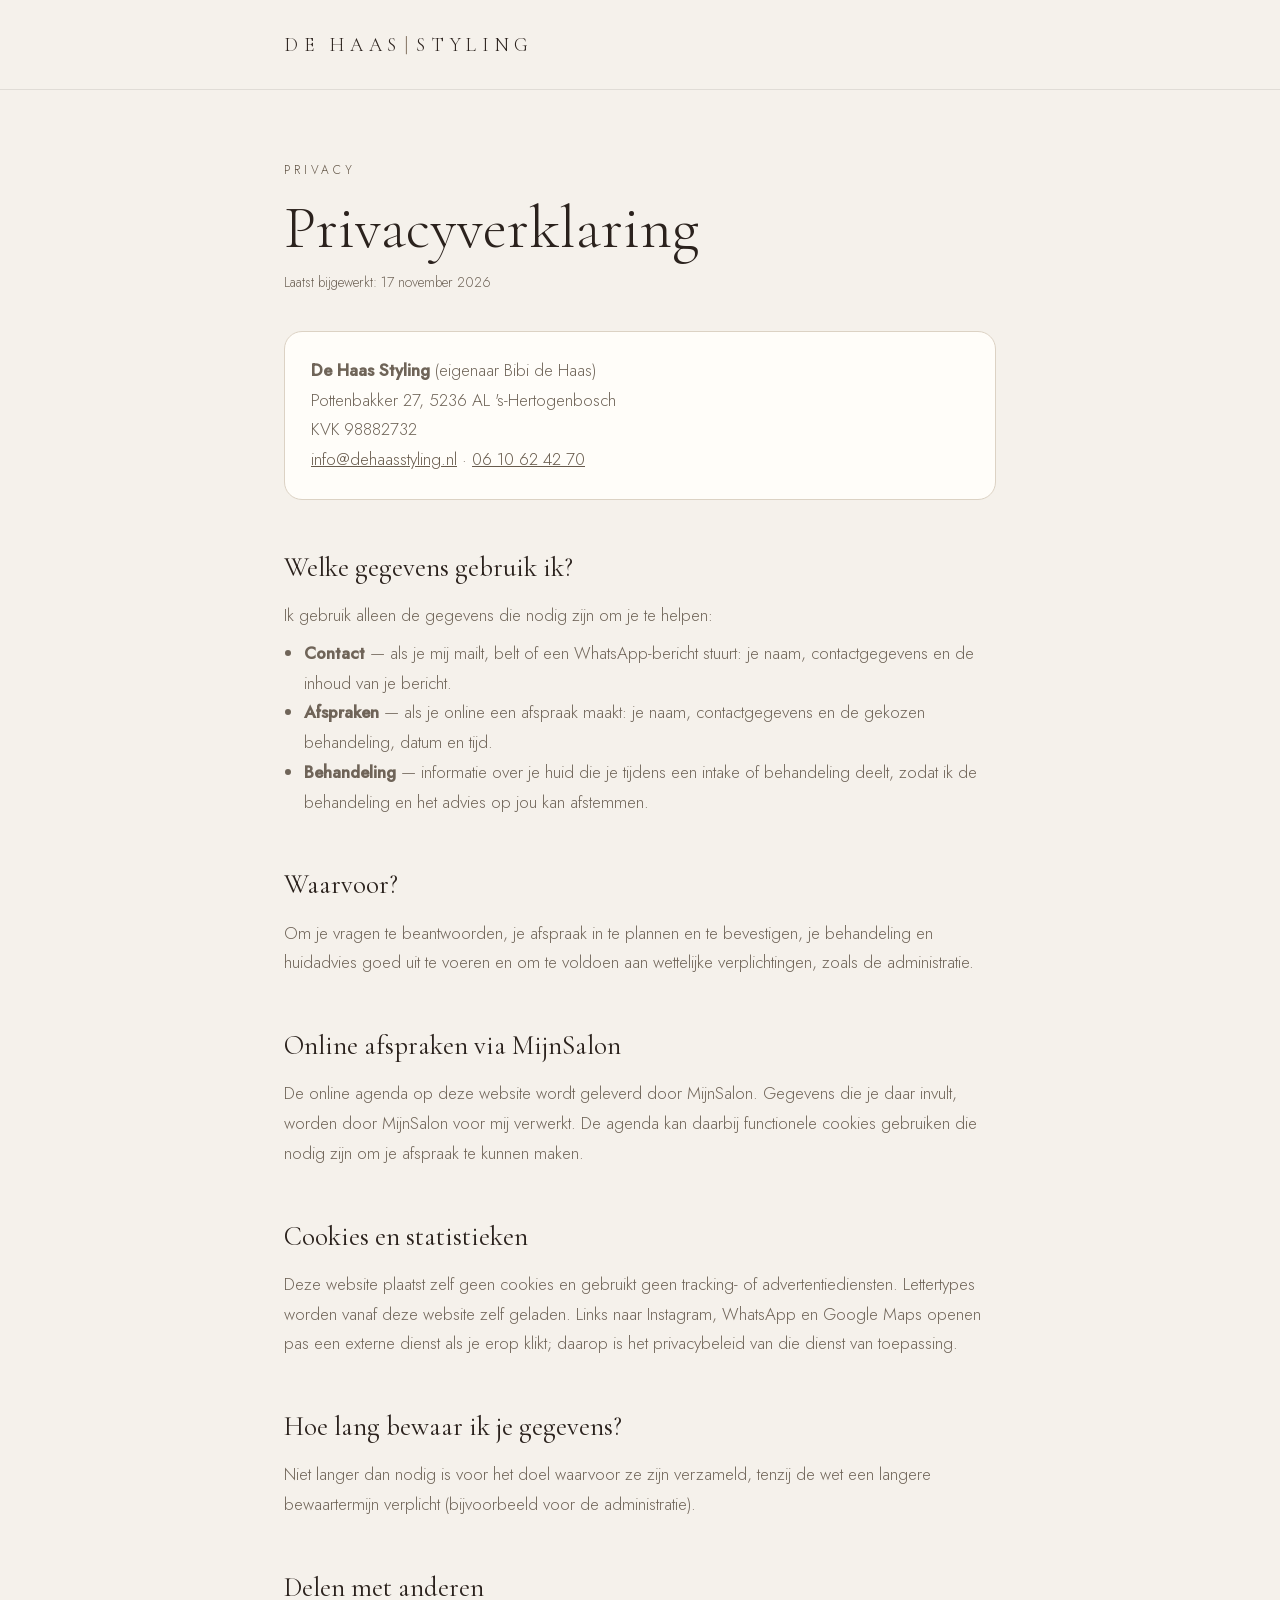
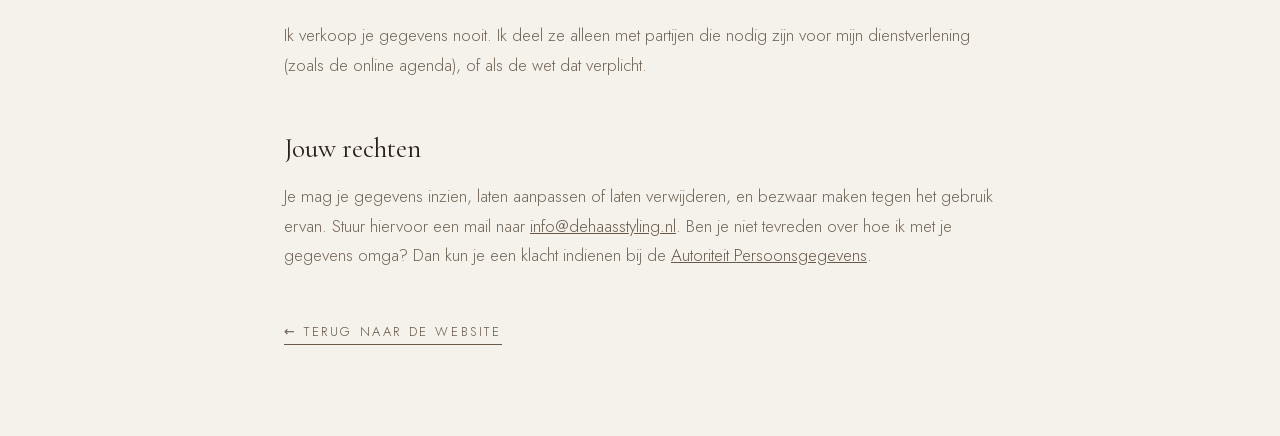
<file: privacy.html>
<!doctype html>
<html lang="nl">
<head>
<meta charset="utf-8">
<meta name="viewport" content="width=device-width, initial-scale=1">
<title>Privacyverklaring — De Haas Styling</title>
<meta name="description" content="Privacyverklaring van De Haas Styling, Den Bosch.">
<meta name="robots" content="noindex, follow">
<link rel="icon" href="favicon.ico" sizes="48x48">
<link rel="icon" href="favicon.svg" type="image/svg+xml">
<link rel="apple-touch-icon" href="apple-touch-icon.png">
<link rel="stylesheet" href="assets/fonts.css">
<style>
:root{--cream:#F5F1EB;--taupe:#685B4D;--espresso:#2B221D;--muted:#6F6458;--linen:#DCD2C4}
*{box-sizing:border-box;margin:0;padding:0}
body{background:var(--cream);color:var(--espresso);font-family:"Jost",system-ui,sans-serif;font-weight:300;font-size:17px;line-height:1.75;-webkit-font-smoothing:antialiased}
a{color:var(--taupe)}
header{padding:28px 0;border-bottom:1px solid rgba(43,34,29,.1)}
.wrap{max-width:760px;margin:0 auto;padding:0 24px}
.logo{font-family:"Cormorant Garamond",serif;font-size:19px;letter-spacing:.3em;text-transform:uppercase;color:var(--espresso);text-decoration:none}
.logo span{color:#8A7B6A;margin:0 .15em}
main{padding:70px 0 90px}
.eyebrow{font-size:12px;letter-spacing:.32em;text-transform:uppercase;color:var(--taupe)}
h1{font-family:"Cormorant Garamond",serif;font-weight:300;font-size:clamp(40px,6vw,60px);line-height:1.05;margin:16px 0 10px}
h2{font-family:"Cormorant Garamond",serif;font-weight:400;font-size:27px;margin:44px 0 10px}
p,li{color:var(--muted)}
ul{padding-left:20px;margin:8px 0}
.meta{color:var(--muted);font-size:14px}
.card{margin-top:36px;padding:24px 26px;border:1px solid var(--linen);border-radius:18px;background:#FFFDF9}
.back{display:inline-block;margin-top:50px;font-size:13px;letter-spacing:.2em;text-transform:uppercase;text-decoration:none;border-bottom:1px solid currentColor}
</style>
</head>
<body>
<header><div class="wrap"><a class="logo" href="index.html">De Haas<span>|</span>Styling</a></div></header>
<main><div class="wrap">
  <p class="eyebrow">Privacy</p>
  <h1>Privacyverklaring</h1>
  <p class="meta">Laatst bijgewerkt: 17 november 2026</p>

  <div class="card">
    <p><strong>De Haas Styling</strong> (eigenaar Bibi de Haas)<br>
    Pottenbakker 27, 5236 AL 's-Hertogenbosch<br>
    KVK 98882732<br>
    <a href="mailto:info@dehaasstyling.nl">info@dehaasstyling.nl</a> · <a href="tel:+31610624270">06 10 62 42 70</a></p>
  </div>

  <h2>Welke gegevens gebruik ik?</h2>
  <p>Ik gebruik alleen de gegevens die nodig zijn om je te helpen:</p>
  <ul>
    <li><strong>Contact</strong> — als je mij mailt, belt of een WhatsApp-bericht stuurt: je naam, contactgegevens en de inhoud van je bericht.</li>
    <li><strong>Afspraken</strong> — als je online een afspraak maakt: je naam, contactgegevens en de gekozen behandeling, datum en tijd.</li>
    <li><strong>Behandeling</strong> — informatie over je huid die je tijdens een intake of behandeling deelt, zodat ik de behandeling en het advies op jou kan afstemmen.</li>
  </ul>

  <h2>Waarvoor?</h2>
  <p>Om je vragen te beantwoorden, je afspraak in te plannen en te bevestigen, je behandeling en huidadvies goed uit te voeren en om te voldoen aan wettelijke verplichtingen, zoals de administratie.</p>

  <h2>Online afspraken via MijnSalon</h2>
  <p>De online agenda op deze website wordt geleverd door MijnSalon. Gegevens die je daar invult, worden door MijnSalon voor mij verwerkt. De agenda kan daarbij functionele cookies gebruiken die nodig zijn om je afspraak te kunnen maken.</p>

  <h2>Cookies en statistieken</h2>
  <p>Deze website plaatst zelf geen cookies en gebruikt geen tracking- of advertentiediensten. Lettertypes worden vanaf deze website zelf geladen. Links naar Instagram, WhatsApp en Google Maps openen pas een externe dienst als je erop klikt; daarop is het privacybeleid van die dienst van toepassing.</p>

  <h2>Hoe lang bewaar ik je gegevens?</h2>
  <p>Niet langer dan nodig is voor het doel waarvoor ze zijn verzameld, tenzij de wet een langere bewaartermijn verplicht (bijvoorbeeld voor de administratie).</p>

  <h2>Delen met anderen</h2>
  <p>Ik verkoop je gegevens nooit. Ik deel ze alleen met partijen die nodig zijn voor mijn dienstverlening (zoals de online agenda), of als de wet dat verplicht.</p>

  <h2>Jouw rechten</h2>
  <p>Je mag je gegevens inzien, laten aanpassen of laten verwijderen, en bezwaar maken tegen het gebruik ervan. Stuur hiervoor een mail naar <a href="mailto:info@dehaasstyling.nl">info@dehaasstyling.nl</a>. Ben je niet tevreden over hoe ik met je gegevens omga? Dan kun je een klacht indienen bij de <a href="https://www.autoriteitpersoonsgegevens.nl" target="_blank" rel="noopener">Autoriteit Persoonsgegevens</a>.</p>

  <a class="back" href="index.html">← Terug naar de website</a>
</div></main>
</body>
</html>
</file>
<file: assets/fonts.css>
/* Zelf gehoste Google Fonts (SIL OFL): Cormorant Garamond + Jost, latin + latin-ext */
@font-face {
  font-family: 'Cormorant Garamond';
  font-style: italic;
  font-weight: 300;
  font-display: swap;
  src: url(fonts/CormorantGaramond-italic-300-latin-ext.woff2) format('woff2');
  unicode-range: U+0100-02BA, U+02BD-02C5, U+02C7-02CC, U+02CE-02D7, U+02DD-02FF, U+0304, U+0308, U+0329, U+1D00-1DBF, U+1E00-1E9F, U+1EF2-1EFF, U+2020, U+20A0-20AB, U+20AD-20C4, U+2113, U+2C60-2C7F, U+A720-A7FF;
}
@font-face {
  font-family: 'Cormorant Garamond';
  font-style: italic;
  font-weight: 300;
  font-display: swap;
  src: url(fonts/CormorantGaramond-italic-300-latin.woff2) format('woff2');
  unicode-range: U+0000-00FF, U+0131, U+0152-0153, U+02BB-02BC, U+02C6, U+02DA, U+02DC, U+0304, U+0308, U+0329, U+2000-206F, U+20AC, U+2122, U+2191, U+2193, U+2212, U+2215, U+FEFF, U+FFFD;
}
@font-face {
  font-family: 'Cormorant Garamond';
  font-style: italic;
  font-weight: 400;
  font-display: swap;
  src: url(fonts/CormorantGaramond-italic-400-latin-ext.woff2) format('woff2');
  unicode-range: U+0100-02BA, U+02BD-02C5, U+02C7-02CC, U+02CE-02D7, U+02DD-02FF, U+0304, U+0308, U+0329, U+1D00-1DBF, U+1E00-1E9F, U+1EF2-1EFF, U+2020, U+20A0-20AB, U+20AD-20C4, U+2113, U+2C60-2C7F, U+A720-A7FF;
}
@font-face {
  font-family: 'Cormorant Garamond';
  font-style: italic;
  font-weight: 400;
  font-display: swap;
  src: url(fonts/CormorantGaramond-italic-400-latin.woff2) format('woff2');
  unicode-range: U+0000-00FF, U+0131, U+0152-0153, U+02BB-02BC, U+02C6, U+02DA, U+02DC, U+0304, U+0308, U+0329, U+2000-206F, U+20AC, U+2122, U+2191, U+2193, U+2212, U+2215, U+FEFF, U+FFFD;
}
@font-face {
  font-family: 'Cormorant Garamond';
  font-style: normal;
  font-weight: 300;
  font-display: swap;
  src: url(fonts/CormorantGaramond-normal-300-latin-ext.woff2) format('woff2');
  unicode-range: U+0100-02BA, U+02BD-02C5, U+02C7-02CC, U+02CE-02D7, U+02DD-02FF, U+0304, U+0308, U+0329, U+1D00-1DBF, U+1E00-1E9F, U+1EF2-1EFF, U+2020, U+20A0-20AB, U+20AD-20C4, U+2113, U+2C60-2C7F, U+A720-A7FF;
}
@font-face {
  font-family: 'Cormorant Garamond';
  font-style: normal;
  font-weight: 300;
  font-display: swap;
  src: url(fonts/CormorantGaramond-normal-300-latin.woff2) format('woff2');
  unicode-range: U+0000-00FF, U+0131, U+0152-0153, U+02BB-02BC, U+02C6, U+02DA, U+02DC, U+0304, U+0308, U+0329, U+2000-206F, U+20AC, U+2122, U+2191, U+2193, U+2212, U+2215, U+FEFF, U+FFFD;
}
@font-face {
  font-family: 'Cormorant Garamond';
  font-style: normal;
  font-weight: 400;
  font-display: swap;
  src: url(fonts/CormorantGaramond-normal-400-latin-ext.woff2) format('woff2');
  unicode-range: U+0100-02BA, U+02BD-02C5, U+02C7-02CC, U+02CE-02D7, U+02DD-02FF, U+0304, U+0308, U+0329, U+1D00-1DBF, U+1E00-1E9F, U+1EF2-1EFF, U+2020, U+20A0-20AB, U+20AD-20C4, U+2113, U+2C60-2C7F, U+A720-A7FF;
}
@font-face {
  font-family: 'Cormorant Garamond';
  font-style: normal;
  font-weight: 400;
  font-display: swap;
  src: url(fonts/CormorantGaramond-normal-400-latin.woff2) format('woff2');
  unicode-range: U+0000-00FF, U+0131, U+0152-0153, U+02BB-02BC, U+02C6, U+02DA, U+02DC, U+0304, U+0308, U+0329, U+2000-206F, U+20AC, U+2122, U+2191, U+2193, U+2212, U+2215, U+FEFF, U+FFFD;
}
@font-face {
  font-family: 'Cormorant Garamond';
  font-style: normal;
  font-weight: 500;
  font-display: swap;
  src: url(fonts/CormorantGaramond-normal-500-latin-ext.woff2) format('woff2');
  unicode-range: U+0100-02BA, U+02BD-02C5, U+02C7-02CC, U+02CE-02D7, U+02DD-02FF, U+0304, U+0308, U+0329, U+1D00-1DBF, U+1E00-1E9F, U+1EF2-1EFF, U+2020, U+20A0-20AB, U+20AD-20C4, U+2113, U+2C60-2C7F, U+A720-A7FF;
}
@font-face {
  font-family: 'Cormorant Garamond';
  font-style: normal;
  font-weight: 500;
  font-display: swap;
  src: url(fonts/CormorantGaramond-normal-500-latin.woff2) format('woff2');
  unicode-range: U+0000-00FF, U+0131, U+0152-0153, U+02BB-02BC, U+02C6, U+02DA, U+02DC, U+0304, U+0308, U+0329, U+2000-206F, U+20AC, U+2122, U+2191, U+2193, U+2212, U+2215, U+FEFF, U+FFFD;
}
@font-face {
  font-family: 'Jost';
  font-style: normal;
  font-weight: 300;
  font-display: swap;
  src: url(fonts/Jost-normal-300-latin-ext.woff2) format('woff2');
  unicode-range: U+0100-02BA, U+02BD-02C5, U+02C7-02CC, U+02CE-02D7, U+02DD-02FF, U+0304, U+0308, U+0329, U+1D00-1DBF, U+1E00-1E9F, U+1EF2-1EFF, U+2020, U+20A0-20AB, U+20AD-20C4, U+2113, U+2C60-2C7F, U+A720-A7FF;
}
@font-face {
  font-family: 'Jost';
  font-style: normal;
  font-weight: 300;
  font-display: swap;
  src: url(fonts/Jost-normal-300-latin.woff2) format('woff2');
  unicode-range: U+0000-00FF, U+0131, U+0152-0153, U+02BB-02BC, U+02C6, U+02DA, U+02DC, U+0304, U+0308, U+0329, U+2000-206F, U+20AC, U+2122, U+2191, U+2193, U+2212, U+2215, U+FEFF, U+FFFD;
}
@font-face {
  font-family: 'Jost';
  font-style: normal;
  font-weight: 400;
  font-display: swap;
  src: url(fonts/Jost-normal-400-latin-ext.woff2) format('woff2');
  unicode-range: U+0100-02BA, U+02BD-02C5, U+02C7-02CC, U+02CE-02D7, U+02DD-02FF, U+0304, U+0308, U+0329, U+1D00-1DBF, U+1E00-1E9F, U+1EF2-1EFF, U+2020, U+20A0-20AB, U+20AD-20C4, U+2113, U+2C60-2C7F, U+A720-A7FF;
}
@font-face {
  font-family: 'Jost';
  font-style: normal;
  font-weight: 400;
  font-display: swap;
  src: url(fonts/Jost-normal-400-latin.woff2) format('woff2');
  unicode-range: U+0000-00FF, U+0131, U+0152-0153, U+02BB-02BC, U+02C6, U+02DA, U+02DC, U+0304, U+0308, U+0329, U+2000-206F, U+20AC, U+2122, U+2191, U+2193, U+2212, U+2215, U+FEFF, U+FFFD;
}
@font-face {
  font-family: 'Jost';
  font-style: normal;
  font-weight: 500;
  font-display: swap;
  src: url(fonts/Jost-normal-500-latin-ext.woff2) format('woff2');
  unicode-range: U+0100-02BA, U+02BD-02C5, U+02C7-02CC, U+02CE-02D7, U+02DD-02FF, U+0304, U+0308, U+0329, U+1D00-1DBF, U+1E00-1E9F, U+1EF2-1EFF, U+2020, U+20A0-20AB, U+20AD-20C4, U+2113, U+2C60-2C7F, U+A720-A7FF;
}
@font-face {
  font-family: 'Jost';
  font-style: normal;
  font-weight: 500;
  font-display: swap;
  src: url(fonts/Jost-normal-500-latin.woff2) format('woff2');
  unicode-range: U+0000-00FF, U+0131, U+0152-0153, U+02BB-02BC, U+02C6, U+02DA, U+02DC, U+0304, U+0308, U+0329, U+2000-206F, U+20AC, U+2122, U+2191, U+2193, U+2212, U+2215, U+FEFF, U+FFFD;
}
</file>
